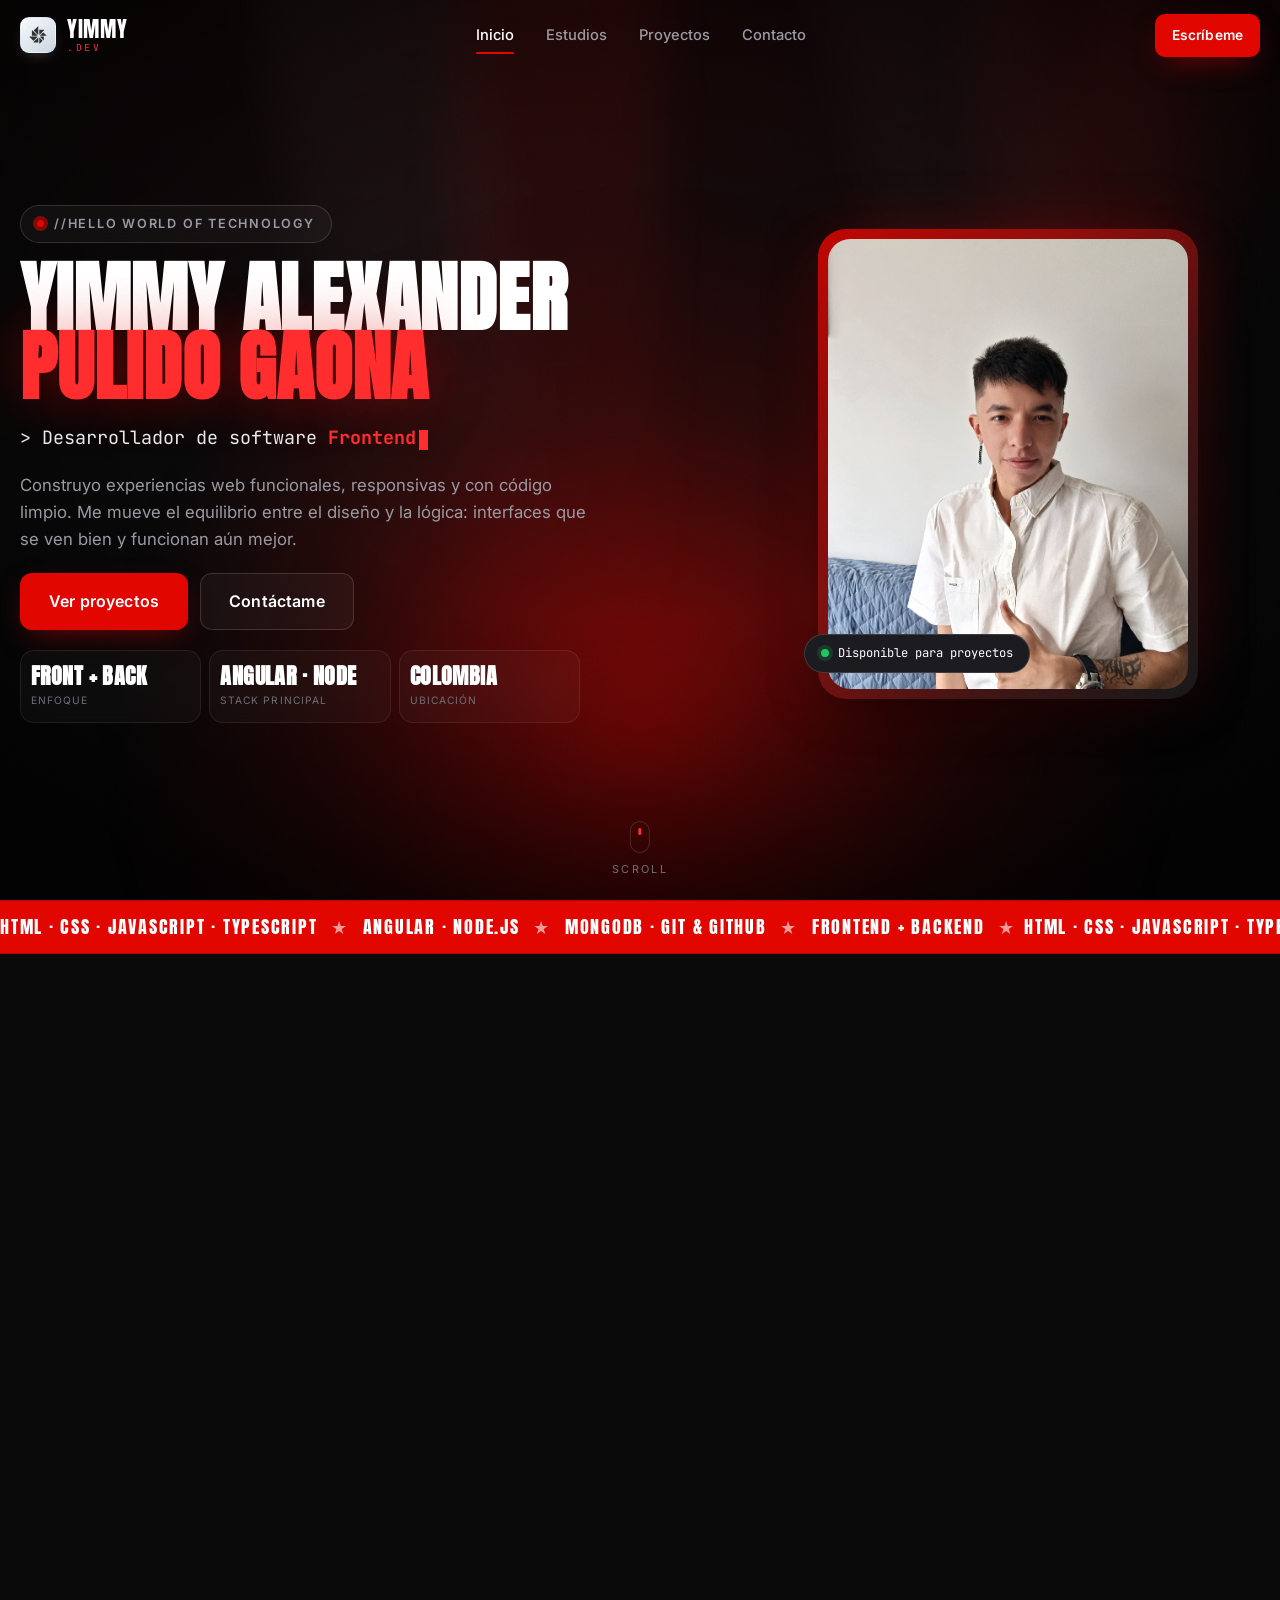
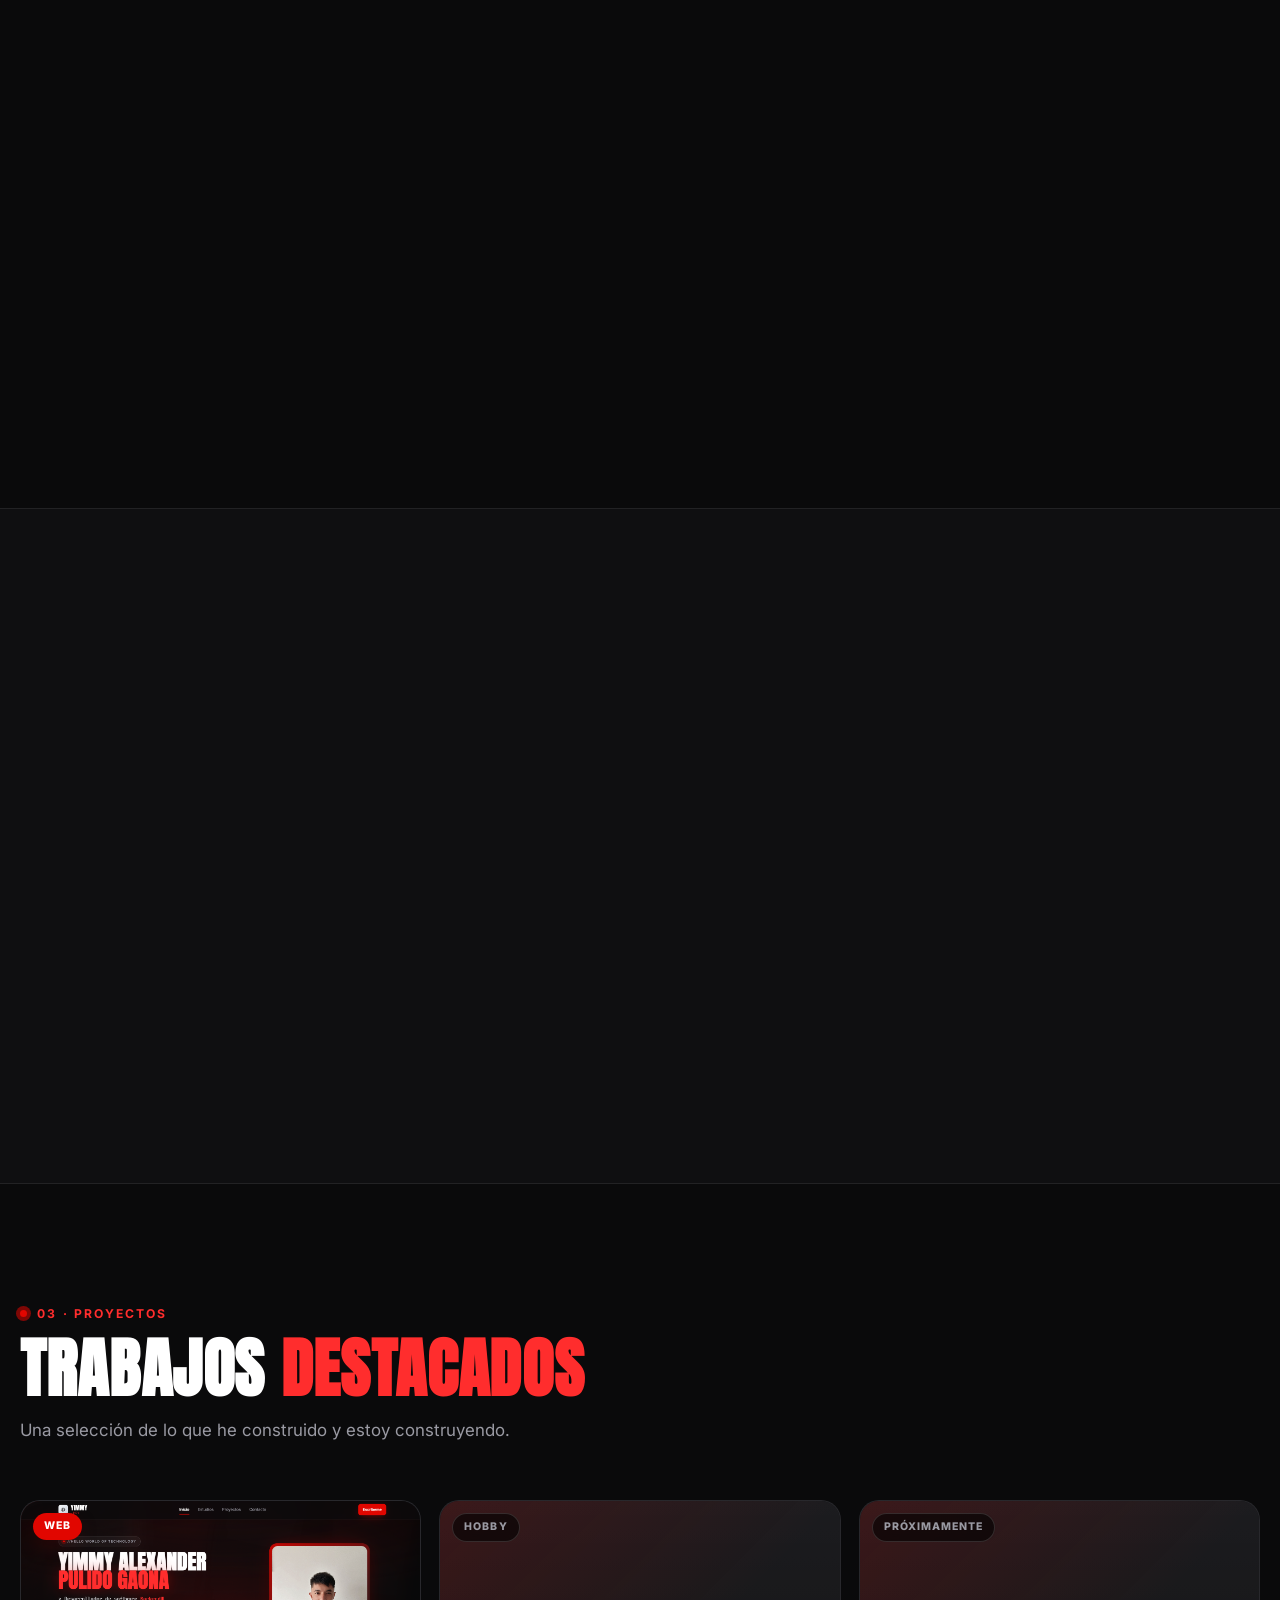
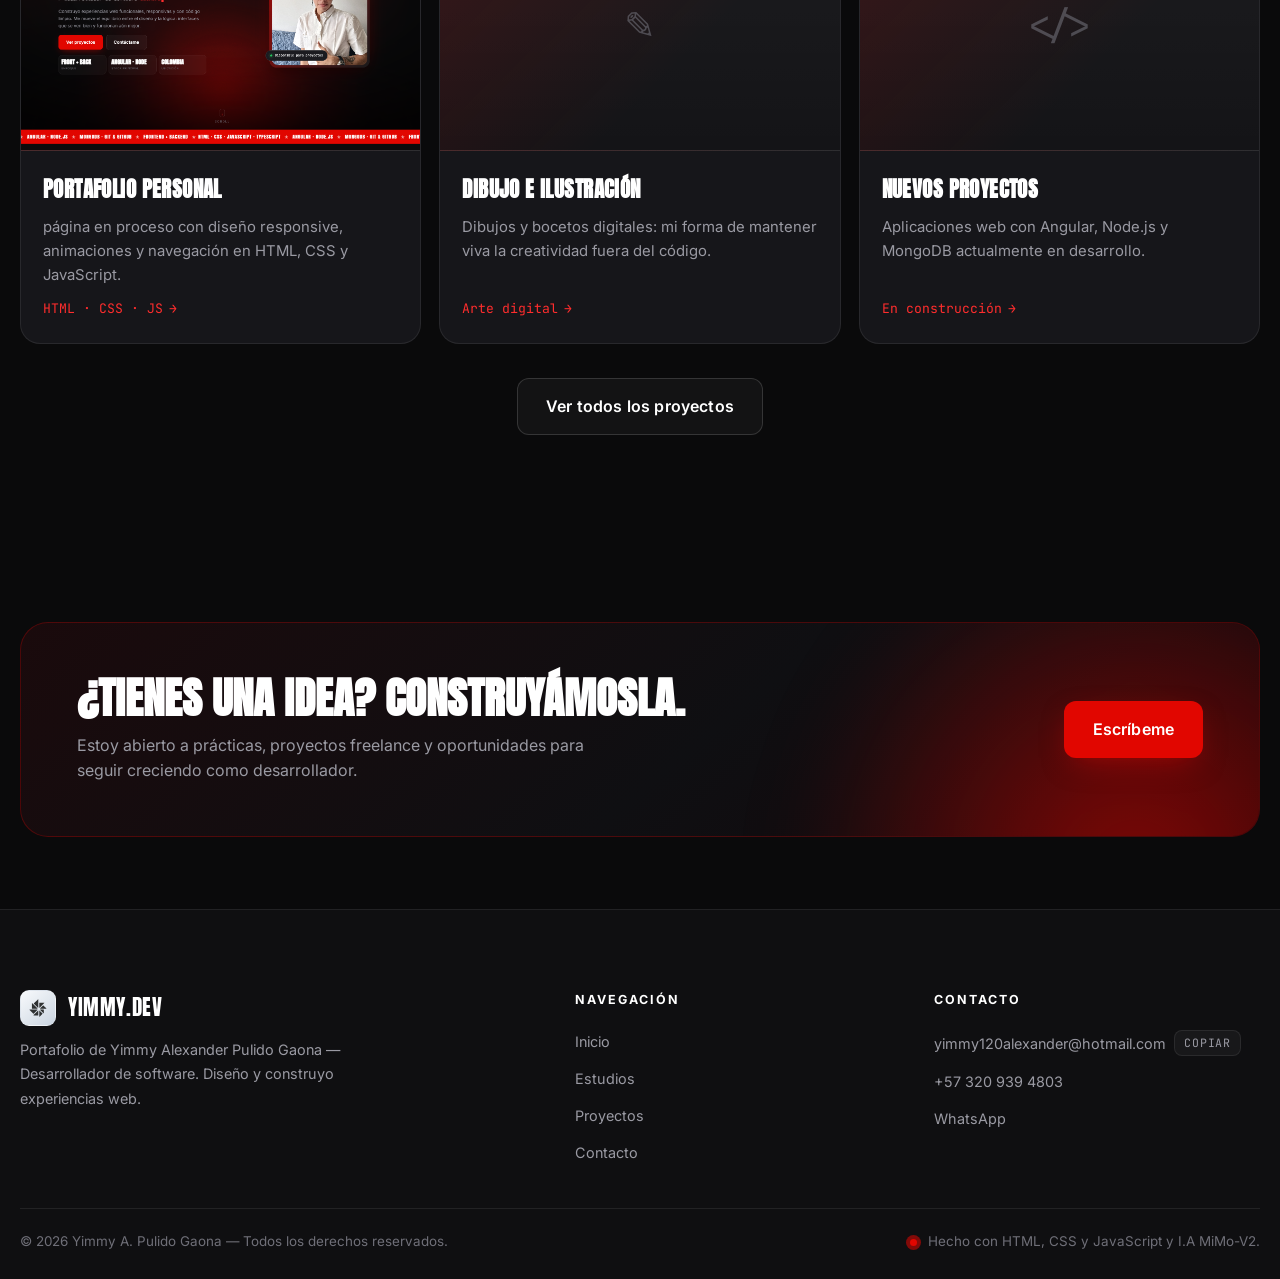
<file: index.html>
<!DOCTYPE html>
<html lang="es">
<head>
    <meta charset="UTF-8">
    <meta name="viewport" content="width=device-width, initial-scale=1.0">
    <meta name="description" content="Portafolio de Yimmy Alexander Pulido Gaona — Desarrollador de software: proyectos, estudios y contacto.">
    <meta name="theme-color" content="#0a0a0b">
    <title>Yimmy A. Pulido — Portafolio · Desarrollador de software</title>

    <link rel="preconnect" href="https://fonts.googleapis.com">
    <link rel="preconnect" href="https://fonts.gstatic.com" crossorigin>
    <link href="https://fonts.googleapis.com/css2?family=Anton&family=Inter:wght@300;400;500;600;700;800&family=JetBrains+Mono:wght@400;700&display=swap" rel="stylesheet">

    <link rel="stylesheet" href="./css/general.css">
    <link rel="stylesheet" href="./css/styles.css">
    <script>document.documentElement.classList.add('js');</script>
</head>
<body>

    <a class="skip-link" href="#main">Saltar al contenido</a>

    <!-- ============ PRELOADER ============ -->
    <div class="preloader" id="preloader">
        <span class="preloader__text">Yimmy.dev</span>
        <div class="preloader__bar"><i></i></div>
    </div>

    <!-- ============ NAV ============ -->
    <header class="nav" id="nav">
        <div class="nav__inner container">
            <a class="nav__logo" href="./index.html" aria-label="Inicio">
                <img class="nav__logo-img" src="./img/logo.svg" alt="Logo de Yimmy Pulido">
                <span class="nav__logo-text">Yimmy<small>.dev</small></span>
            </a>

            <nav class="nav__links" id="navLinks" aria-label="Navegación principal">
                <a class="nav__link" href="./index.html">Inicio</a>
                <a class="nav__link" href="./html/estudios.html">Estudios</a>
                <a class="nav__link" href="./html/gallery.html">Proyectos</a>
                <a class="nav__link" href="./html/contacto.html">Contacto</a>
            </nav>

            <div class="nav__actions">
                <a class="btn btn--red btn--sm" href="./html/contacto.html">Escríbeme</a>
                <button class="nav__burger" id="burger" type="button" aria-label="Abrir menú" aria-expanded="false">
                    <span></span><span></span><span></span>
                </button>
            </div>
        </div>
    </header>

    <main id="main">

        <!-- ============ HERO ============ -->
        <section class="hero" id="inicio">
            <div class="hero__bg" aria-hidden="true">
                <div class="hero__beams"><i></i><i></i><i></i><i></i><i></i><i></i></div>
                <div class="hero__glow"></div>
                <div class="hero__noise"></div>
                <div class="hero__vignette"></div>
            </div>

            <div class="hero__inner container">
                <div class="hero__content">
                    <p class="hero__eyebrow" data-reveal><span class="dot"></span> //Hello World Of Technology</p>

                    <h1 class="hero__name" data-reveal>Yimmy Alexander<span>Pulido Gaona</span></h1>

                    <p class="hero__role" data-reveal>
                        &gt; Desarrollador de software
                        <span class="typed" data-typed='["Frontend", "Backend", "Web Apps", "Interfaces"]'>Frontend</span><span class="cursor" aria-hidden="true"></span>
                    </p>

                    <p class="hero__text" data-reveal>
                        Construyo experiencias web funcionales, responsivas y con código limpio.
                        Me mueve el equilibrio entre el diseño y la lógica: interfaces que se ven bien
                        y funcionan aún mejor.
                    </p>

                    <div class="hero__actions" data-reveal>
                        <a class="btn btn--red btn--lg" href="./html/gallery.html">Ver proyectos</a>
                        <a class="btn btn--ghost btn--lg" href="./html/contacto.html">Contáctame</a>
                    </div>

                    <div class="hero__facts" data-reveal>
                        <div class="fact">
                            <strong>Front + Back</strong>
                            <span>Enfoque</span>
                        </div>
                        <div class="fact">
                            <strong>Angular · Node</strong>
                            <span>Stack principal</span>
                        </div>
                        <div class="fact">
                            <strong>Colombia</strong>
                            <span>Ubicación</span>
                        </div>
                    </div>
                </div>

                <div class="hero__media" data-reveal data-delay="140">
                    <div class="hero__frame">
                        <img src="./img/foto de perfil portafolio.jpg" alt="Retrato de Yimmy Alexander Pulido Gaona">
                        <span class="hero__badge">Disponible para proyectos</span>
                    </div>
                </div>
            </div>

            <a href="#sobre-mi" class="hero__scroll" aria-label="Desplazarse">
                <span></span>Scroll
            </a>
        </section>

        <!-- ============ MARQUEE ============ -->
        <div class="marquee" aria-hidden="true">
            <div class="marquee__track">
                <span>HTML · CSS · JAVASCRIPT · TYPESCRIPT <i>★</i> ANGULAR · NODE.JS <i>★</i> MONGODB · GIT &amp; GITHUB <i>★</i> FRONTEND + BACKEND <i>★</i> </span>
                <span>HTML · CSS · JAVASCRIPT · TYPESCRIPT <i>★</i> ANGULAR · NODE.JS <i>★</i> MONGODB · GIT &amp; GITHUB <i>★</i> FRONTEND + BACKEND <i>★</i> </span>
            </div>
        </div>

        <!-- ============ TERMINAL ============ -->
        <section class="section--tight container" data-reveal>
            <div class="terminal">
                <div class="terminal__bar">
                    <i></i><i></i><i></i>
                    <span>yimmy@portafolio: ~</span>
                </div>
                <div class="terminal__body">
                    <p class="cmd">whoami</p>
                    <p class="out"><b>Yimmy Alexander Pulido Gaona</b> — desarrollador de software en formación.</p>
                    <p class="cmd">cat stack.txt</p>
                    <p class="out">HTML · CSS · JavaScript · Angular · Node.js · MongoDB · Git</p>
                    <p class="cmd">cat objetivo.md</p>
                    <p class="out">Crear productos web cómodos, innovadores e inclusivos para todos los usuarios.</p>
                </div>
            </div>
        </section>

        <!-- ============ SOBRE MÍ ============ -->
        <section class="section" id="sobre-mi">
            <div class="container">
                <header class="section__head" data-reveal>
                    <p class="section__eyebrow"><span class="dot"></span> 01 · Sobre mí</p>
                    <h2 class="section__title">Un poco más <span class="accent">acerca de mí</span></h2>
                    <p class="section__desc">Perfil técnico con creatividad de diseñador y dibujante: la tecnología, mi forma de construir cosas útiles.</p>
                </header>

                <div class="features">
                    <article class="feature" data-reveal>
                        <span class="feature__num">01</span>
                        <div class="feature__icon">&lt;/&gt;</div>
                        <h3>Objetivos</h3>
                        <p>
                            Perfeccionar mis habilidades como desarrollador web y dominar las tecnologías
                            que me permitan crear páginas cómodas, rápidas e innovadoras para todos los usuarios.
                        </p>
                    </article>

                    <article class="feature" data-reveal data-delay="120">
                        <span class="feature__num">02</span>
                        <div class="feature__icon">AI</div>
                        <h3>Intereses</h3>
                        <p>
                            Las nuevas tecnologías y la inteligencia artificial aplicadas al desarrollo web,
                            para innovar y resolver problemas reales con soluciones más inteligentes.
                        </p>
                    </article>
                </div>
            </div>
        </section>

        <!-- ============ HABILIDADES ============ -->
        <section class="section section--alt" id="habilidades">
            <div class="container">
                <header class="section__head" data-reveal>
                    <p class="section__eyebrow"><span class="dot"></span> 02 · Habilidades</p>
                    <h2 class="section__title">Tecnologías y <span class="accent">herramientas</span></h2>
                    <p class="section__desc">El conjunto de tecnologías con las que trabajo y aprendo cada día.</p>
                </header>

                <div class="skills-grid">
                    <div class="skill-group" data-reveal>
                        <h3>Lenguajes y web</h3>
                        <ul class="chips">
                            <li class="chip">Html</li>
                            <li class="chip">Css</li>
                            <li class="chip">JavaScript</li>
                            <li class="chip">TypeScript</li>
                        </ul>
                    </div>

                    <div class="skill-group" data-reveal data-delay="120">
                        <h3>Frameworks y backend</h3>
                        <ul class="chips">
                            <li class="chip">Angular</li>
                            <li class="chip">Node.js</li>
                            <li class="chip">MongoDB</li>
                        </ul>
                    </div>

                    <div class="skill-group" data-reveal data-delay="240">
                        <h3>Herramientas y soft skills</h3>
                        <ul class="chips">
                            <li class="chip">Git &amp; GitHub</li>
                            <li class="chip">VS Code</li>
                            <li class="chip">Creatividad</li>
                            <li class="chip">Responsabilidad</li>
                            <li class="chip">Trabajo en equipo</li>
                        </ul>
                    </div>
                </div>
            </div>
        </section>

        <!-- ============ PROYECTOS DESTACADOS ============ -->
        <section class="section">
            <div class="container">
                <header class="section__head" data-reveal>
                    <p class="section__eyebrow"><span class="dot"></span> 03 · Proyectos</p>
                    <h2 class="section__title">Trabajos <span class="accent">destacados</span></h2>
                    <p class="section__desc">Una selección de lo que he construido y estoy construyendo.</p>
                </header>

                <div class="preview-grid">
                    <article class="preview" data-reveal>
                        <div class="preview__thumb">
                            <span class="preview__tag">Web</span>
                            <img src="./img/foto de portafolio.png" alt="Captura del desarrollo de la página de portafolio">
                        </div>
                        <div class="preview__body">
                            <h3>Portafolio personal</h3>
                            <p>página en proceso con diseño responsive, animaciones y navegación en HTML, CSS y JavaScript.</p>
                            <span class="preview__link">HTML · CSS · JS</span>
                        </div>
                    </article>

                    <article class="preview" data-reveal data-delay="120">
                        <div class="preview__thumb">
                            <span class="preview__tag preview__tag--soft">Hobby</span>
                            <span class="project__placeholder">✎</span>
                        </div>
                        <div class="preview__body">
                            <h3>Dibujo e ilustración</h3>
                            <p>Dibujos y bocetos digitales: mi forma de mantener viva la creatividad fuera del código.</p>
                            <span class="preview__link">Arte digital</span>
                        </div>
                    </article>

                    <article class="preview" data-reveal data-delay="240">
                        <div class="preview__thumb">
                            <span class="preview__tag preview__tag--soft">Próximamente</span>
                            <span class="project__placeholder">&lt;/&gt;</span>
                        </div>
                        <div class="preview__body">
                            <h3>Nuevos proyectos</h3>
                            <p>Aplicaciones web con Angular, Node.js y MongoDB actualmente en desarrollo.</p>
                            <span class="preview__link">En construcción</span>
                        </div>
                    </article>
                </div>

                <div class="section-cta">
                    <a class="btn btn--ghost btn--lg" href="./html/gallery.html">Ver todos los proyectos</a>
                </div>
            </div>
        </section>

        <!-- ============ CTA ============ -->
        <section class="section--tight container">
            <div class="cta" data-reveal>
                <div class="cta__glow" aria-hidden="true"></div>
                <div class="cta__text">
                    <h2>¿Tienes una idea? Construyámosla.</h2>
                    <p>Estoy abierto a prácticas, proyectos freelance y oportunidades para seguir creciendo como desarrollador.</p>
                </div>
                <a class="btn btn--red btn--lg" href="./html/contacto.html">Escríbeme</a>
            </div>
        </section>

    </main>

    <!-- ============ FOOTER ============ -->
    <footer class="footer">
        <div class="container">
            <div class="footer-grid">
                <div>
                    <div class="footer-brand">
                        <img src="./img/logo.svg" alt="">
                        <span>Yimmy.dev</span>
                    </div>
                    <p class="footer-text">
                        Portafolio de Yimmy Alexander Pulido Gaona — Desarrollador de software.
                        Diseño y construyo experiencias web.
                    </p>
                </div>

                <div>
                    <h3 class="footer-title">Navegación</h3>
                    <ul class="footer-links">
                        <li><a href="./index.html">Inicio</a></li>
                        <li><a href="./html/estudios.html">Estudios</a></li>
                        <li><a href="./html/gallery.html">Proyectos</a></li>
                        <li><a href="./html/contacto.html">Contacto</a></li>
                    </ul>
                </div>

                <div>
                    <h3 class="footer-title">Contacto</h3>
                    <ul class="footer-links">
                        <li>
                            <span>
                                yimmy120alexander@hotmail.com
                                <button class="copy-btn" type="button" data-copy="yimmy120alexander@hotmail.com">copiar</button>
                            </span>
                        </li>
                        <li><a href="tel:+573209394803">+57 320 939 4803</a></li>
                        <li><a href="https://wa.me/573209394803" target="_blank" rel="noopener">WhatsApp</a></li>
                    </ul>
                </div>
            </div>

            <div class="footer-bottom">
                <p>© <span data-year>2026</span> Yimmy A. Pulido Gaona — Todos los derechos reservados.</p>
                <p><span class="dot">●</span> Hecho con HTML, CSS y JavaScript y I.A MiMo-V2.</p>
            </div>
        </div>
    </footer>

    <!-- ============ TOAST ============ -->
    <div class="toast" id="toast" role="status" aria-live="polite"></div>

    <!-- ============ TO TOP ============ -->
    <button class="totop" id="toTop" type="button" aria-label="Volver arriba">
        <svg viewBox="0 0 24 24" fill="none" stroke="currentColor" stroke-width="2.4"><path d="M12 19V5M6 11l6-6 6 6"/></svg>
    </button>

    <script src="./js/main.js"></script>
</body>
</html>
</file>
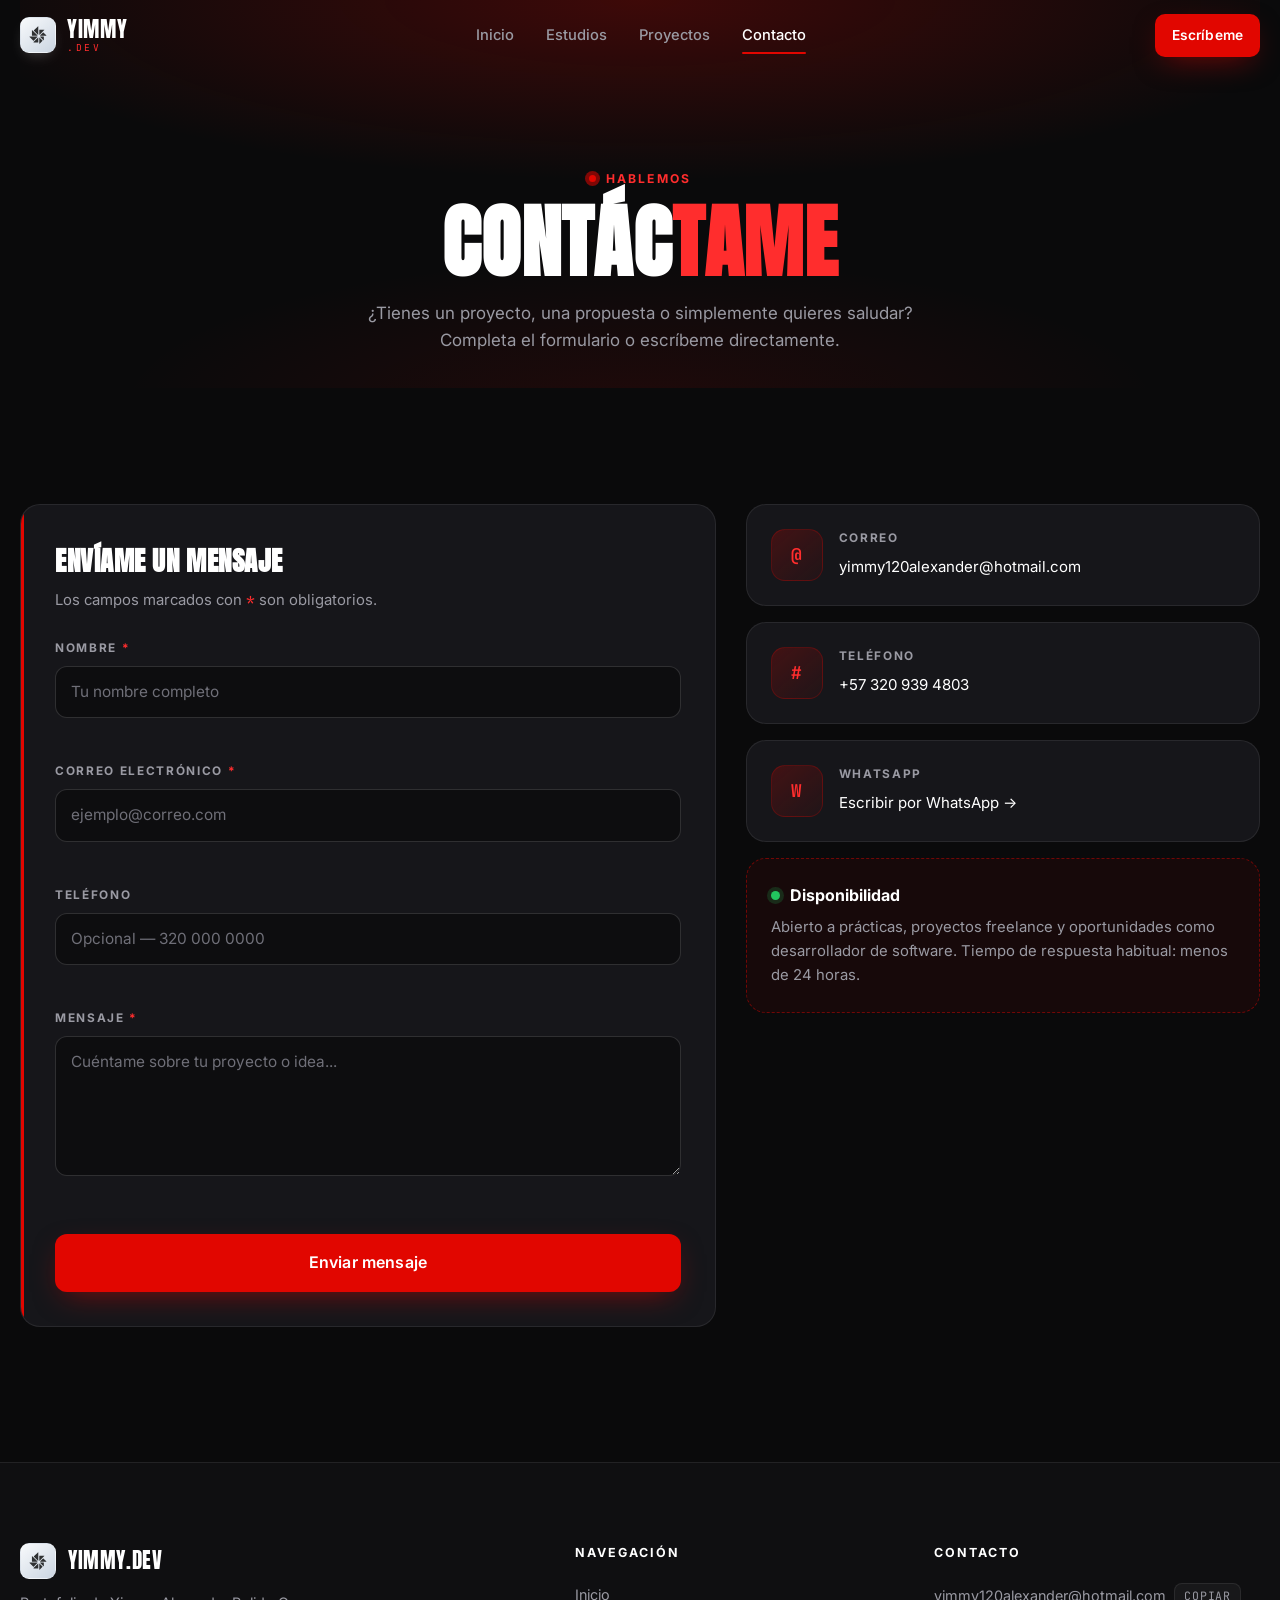
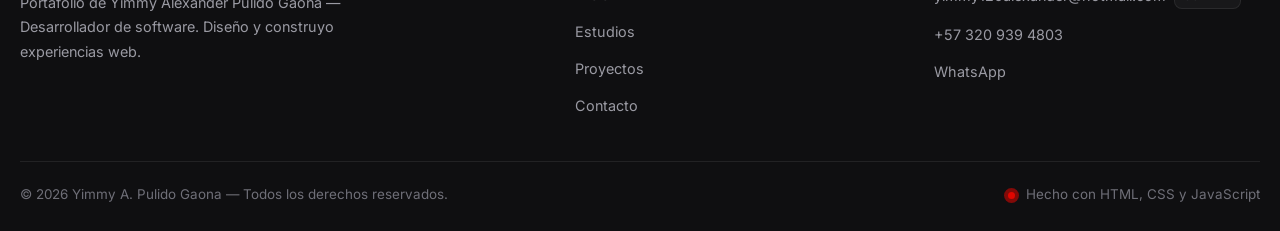
<file: html/contacto.html>
<!DOCTYPE html>
<html lang="es">
<head>
    <meta charset="UTF-8">
    <meta name="viewport" content="width=device-width, initial-scale=1.0">
    <meta name="description" content="Contacta a Yimmy Alexander Pulido Gaona — desarrollador de software. Formulario, correo y WhatsApp.">
    <meta name="theme-color" content="#0a0a0b">
    <title>Contacto · Yimmy A. Pulido — Portafolio</title>

    <link rel="preconnect" href="https://fonts.googleapis.com">
    <link rel="preconnect" href="https://fonts.gstatic.com" crossorigin>
    <link href="https://fonts.googleapis.com/css2?family=Anton&family=Inter:wght@300;400;500;600;700;800&family=JetBrains+Mono:wght@400;700&display=swap" rel="stylesheet">

    <link rel="stylesheet" href="../css/general.css">
    <link rel="stylesheet" href="../css/contacto.css">
    <script>document.documentElement.classList.add('js');</script>
</head>
<body>

    <a class="skip-link" href="#main">Saltar al contenido</a>

    <!-- ============ PRELOADER ============ -->
    <div class="preloader" id="preloader">
        <span class="preloader__text">Yimmy.dev</span>
        <div class="preloader__bar"><i></i></div>
    </div>

    <!-- ============ NAV ============ -->
    <header class="nav" id="nav">
        <div class="nav__inner container">
            <a class="nav__logo" href="../index.html" aria-label="Inicio">
                <img class="nav__logo-img" src="../img/logo.svg" alt="Logo de Yimmy Pulido">
                <span class="nav__logo-text">Yimmy<small>.dev</small></span>
            </a>

            <nav class="nav__links" id="navLinks" aria-label="Navegación principal">
                <a class="nav__link" href="../index.html">Inicio</a>
                <a class="nav__link" href="./estudios.html">Estudios</a>
                <a class="nav__link" href="./gallery.html">Proyectos</a>
                <a class="nav__link" href="./contacto.html">Contacto</a>
            </nav>

            <div class="nav__actions">
                <a class="btn btn--red btn--sm" href="./contacto.html">Escríbeme</a>
                <button class="nav__burger" id="burger" type="button" aria-label="Abrir menú" aria-expanded="false">
                    <span></span><span></span><span></span>
                </button>
            </div>
        </div>
    </header>

    <main id="main">

        <section class="page-head container" data-reveal>
            <p class="section__eyebrow"><span class="dot"></span> Hablemos</p>
            <h1 class="section__title">Contác<span class="accent">tame</span></h1>
            <p class="section__desc">¿Tienes un proyecto, una propuesta o simplemente quieres saludar? Completa el formulario o escríbeme directamente.</p>
        </section>

        <section class="section">
            <div class="container contact-layout">

                <!-- Formulario -->
                <div class="form-card" data-reveal>
                    <h2>Envíame un mensaje</h2>
                    <p>Los campos marcados con <span class="mono accent">*</span> son obligatorios.</p>

                    <form data-contact-form novalidate>

                        <div class="field">
                            <label for="name">Nombre <span class="req">*</span></label>
                            <input type="text" id="name" name="name" placeholder="Tu nombre completo" autocomplete="name" aria-describedby="error-name">
                            <span class="field__error" id="error-name" data-error-for="name"></span>
                        </div>

                        <div class="field">
                            <label for="email">Correo electrónico <span class="req">*</span></label>
                            <input type="email" id="email" name="email" placeholder="ejemplo@correo.com" autocomplete="email" aria-describedby="error-email">
                            <span class="field__error" id="error-email" data-error-for="email"></span>
                        </div>

                        <div class="field">
                            <label for="phone">Teléfono</label>
                            <input type="tel" id="phone" name="phone" placeholder="Opcional — 320 000 0000" autocomplete="tel" aria-describedby="error-phone">
                            <span class="field__error" id="error-phone" data-error-for="phone"></span>
                        </div>

                        <div class="field">
                            <label for="message">Mensaje <span class="req">*</span></label>
                            <textarea id="message" name="message" placeholder="Cuéntame sobre tu proyecto o idea..." aria-describedby="error-message"></textarea>
                            <span class="field__error" id="error-message" data-error-for="message"></span>
                        </div>

                        <button class="btn btn--red btn--lg" type="submit">Enviar mensaje</button>

                        <div class="form-success" data-form-success hidden>
                            <h3>¡Mensaje listo!</h3>
                            <p>Se ha preparado tu mensaje. Ábrelo en tu aplicación de correo para enviarlo, o escríbeme por WhatsApp.</p>
                            <a data-mailto href="#">Abrir en mi correo →</a>
                        </div>
                    </form>
                </div>

                <!-- Datos de contacto -->
                <aside class="contact-aside" data-reveal data-delay="140">

                    <div class="info-card">
                        <div class="info-card__icon">@</div>
                        <div>
                            <h3>Correo</h3>
                            <a href="mailto:yimmy120alexander@hotmail.com">yimmy120alexander@hotmail.com</a>
                        </div>
                    </div>

                    <div class="info-card">
                        <div class="info-card__icon">#</div>
                        <div>
                            <h3>Teléfono</h3>
                            <a href="tel:+573209394803">+57 320 939 4803</a>
                        </div>
                    </div>

                    <div class="info-card">
                        <div class="info-card__icon">W</div>
                        <div>
                            <h3>WhatsApp</h3>
                            <a href="https://wa.me/573209394803" target="_blank" rel="noopener">Escribir por WhatsApp →</a>
                        </div>
                    </div>

                    <div class="availability">
                        <h3>Disponibilidad</h3>
                        <p>Abierto a prácticas, proyectos freelance y oportunidades como desarrollador de software. Tiempo de respuesta habitual: menos de 24 horas.</p>
                    </div>

                </aside>

            </div>
        </section>

    </main>

    <!-- ============ FOOTER ============ -->
    <footer class="footer">
        <div class="container">
            <div class="footer-grid">
                <div>
                    <div class="footer-brand">
                        <img src="../img/logo.svg" alt="">
                        <span>Yimmy.dev</span>
                    </div>
                    <p class="footer-text">
                        Portafolio de Yimmy Alexander Pulido Gaona — Desarrollador de software.
                        Diseño y construyo experiencias web.
                    </p>
                </div>

                <div>
                    <h3 class="footer-title">Navegación</h3>
                    <ul class="footer-links">
                        <li><a href="../index.html">Inicio</a></li>
                        <li><a href="./estudios.html">Estudios</a></li>
                        <li><a href="./gallery.html">Proyectos</a></li>
                        <li><a href="./contacto.html">Contacto</a></li>
                    </ul>
                </div>

                <div>
                    <h3 class="footer-title">Contacto</h3>
                    <ul class="footer-links">
                        <li>
                            <span>
                                yimmy120alexander@hotmail.com
                                <button class="copy-btn" type="button" data-copy="yimmy120alexander@hotmail.com">copiar</button>
                            </span>
                        </li>
                        <li><a href="tel:+573209394803">+57 320 939 4803</a></li>
                        <li><a href="https://wa.me/573209394803" target="_blank" rel="noopener">WhatsApp</a></li>
                    </ul>
                </div>
            </div>

            <div class="footer-bottom">
                <p>© <span data-year>2026</span> Yimmy A. Pulido Gaona — Todos los derechos reservados.</p>
                <p><span class="dot">●</span> Hecho con HTML, CSS y JavaScript</p>
            </div>
        </div>
    </footer>

    <!-- ============ TOAST ============ -->
    <div class="toast" id="toast" role="status" aria-live="polite"></div>

    <!-- ============ TO TOP ============ -->
    <button class="totop" id="toTop" type="button" aria-label="Volver arriba">
        <svg viewBox="0 0 24 24" fill="none" stroke="currentColor" stroke-width="2.4"><path d="M12 19V5M6 11l6-6 6 6"/></svg>
    </button>

    <script src="../js/main.js"></script>
</body>
</html>
</file>
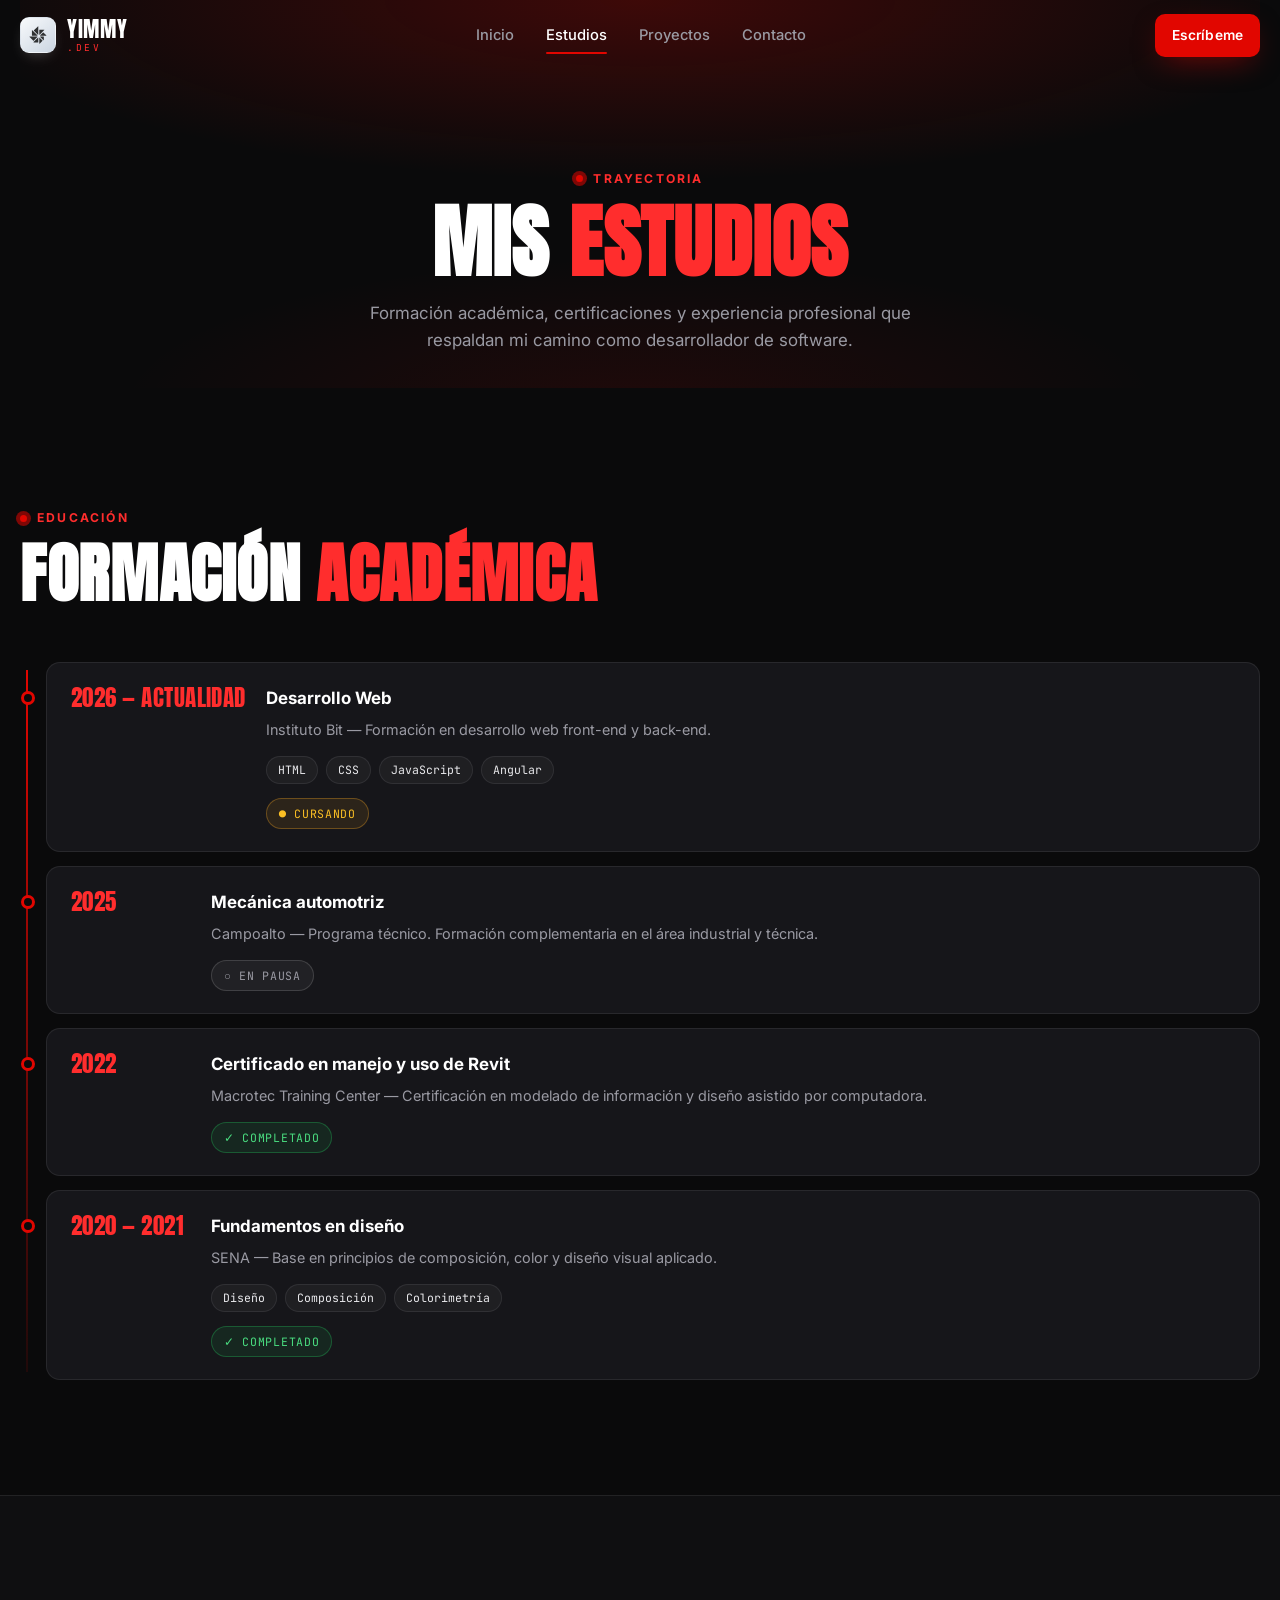
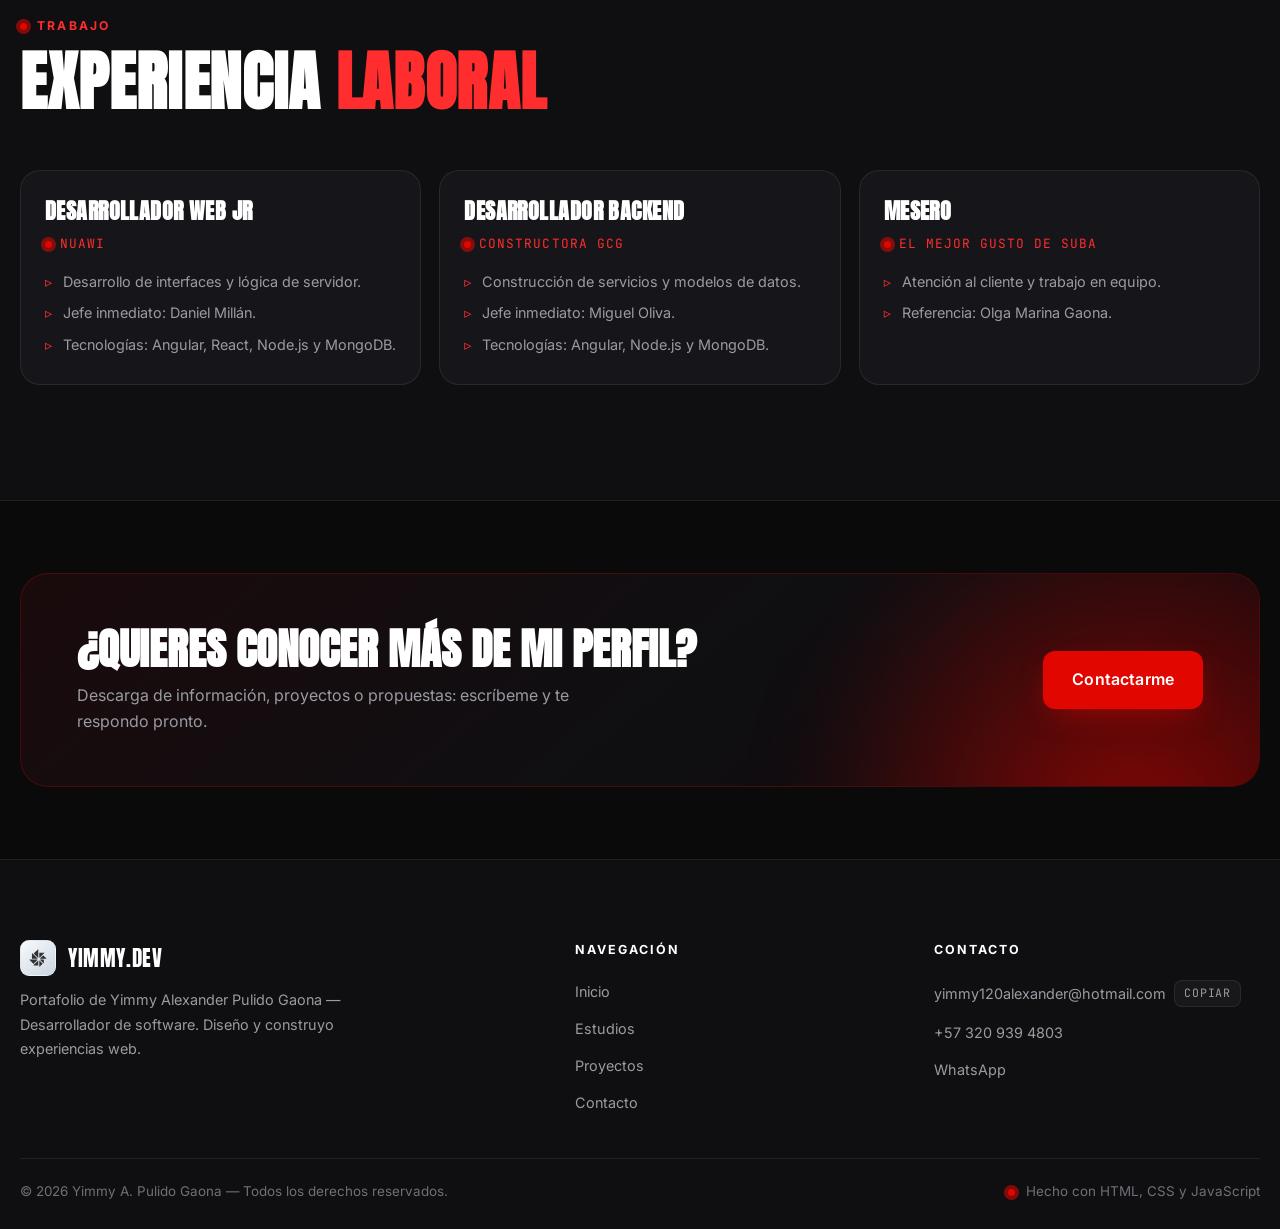
<file: html/estudios.html>
<!DOCTYPE html>
<html lang="es">
<head>
    <meta charset="UTF-8">
    <meta name="viewport" content="width=device-width, initial-scale=1.0">
    <meta name="description" content="Formación académica y experiencia laboral de Yimmy Alexander Pulido Gaona.">
    <meta name="theme-color" content="#0a0a0b">
    <title>Estudios · Yimmy A. Pulido — Portafolio</title>

    <link rel="preconnect" href="https://fonts.googleapis.com">
    <link rel="preconnect" href="https://fonts.gstatic.com" crossorigin>
    <link href="https://fonts.googleapis.com/css2?family=Anton&family=Inter:wght@300;400;500;600;700;800&family=JetBrains+Mono:wght@400;700&display=swap" rel="stylesheet">

    <link rel="stylesheet" href="../css/general.css">
    <link rel="stylesheet" href="../css/estudios.css">
    <script>document.documentElement.classList.add('js');</script>
</head>
<body>

    <a class="skip-link" href="#main">Saltar al contenido</a>

    <!-- ============ PRELOADER ============ -->
    <div class="preloader" id="preloader">
        <span class="preloader__text">Yimmy.dev</span>
        <div class="preloader__bar"><i></i></div>
    </div>

    <!-- ============ NAV ============ -->
    <header class="nav" id="nav">
        <div class="nav__inner container">
            <a class="nav__logo" href="../index.html" aria-label="Inicio">
                <img class="nav__logo-img" src="../img/logo.svg" alt="Logo de Yimmy Pulido">
                <span class="nav__logo-text">Yimmy<small>.dev</small></span>
            </a>

            <nav class="nav__links" id="navLinks" aria-label="Navegación principal">
                <a class="nav__link" href="../index.html">Inicio</a>
                <a class="nav__link" href="./estudios.html">Estudios</a>
                <a class="nav__link" href="./gallery.html">Proyectos</a>
                <a class="nav__link" href="./contacto.html">Contacto</a>
            </nav>

            <div class="nav__actions">
                <a class="btn btn--red btn--sm" href="./contacto.html">Escríbeme</a>
                <button class="nav__burger" id="burger" type="button" aria-label="Abrir menú" aria-expanded="false">
                    <span></span><span></span><span></span>
                </button>
            </div>
        </div>
    </header>

    <main id="main">

        <section class="page-head container" data-reveal>
            <p class="section__eyebrow"><span class="dot"></span> Trayectoria</p>
            <h1 class="section__title">Mis <span class="accent">estudios</span></h1>
            <p class="section__desc">Formación académica, certificaciones y experiencia profesional que respaldan mi camino como desarrollador de software.</p>
        </section>

        <section class="section">
            <div class="container">
                <header class="section__head" data-reveal>
                    <p class="section__eyebrow"><span class="dot"></span> Educación</p>
                    <h2 class="section__title">Formación <span class="accent">académica</span></h2>
                </header>

                <div class="timeline">

                    <article class="tl" data-reveal>
                        <div class="tl__year">2026 — Actualidad</div>
                        <div class="tl__body">
                            <h3>Desarrollo Web</h3>
                            <p>Instituto Bit — Formación en desarrollo web front-end y back-end.</p>
                            <ul class="meta">
                                <li>HTML</li>
                                <li>CSS</li>
                                <li>JavaScript</li>
                                <li>Angular</li>
                            </ul>
                            <p class="tl__status"><span class="status status--progress">● Cursando</span></p>
                        </div>
                    </article>

                    <article class="tl" data-reveal data-delay="100">
                        <div class="tl__year">2025</div>
                        <div class="tl__body">
                            <h3>Mecánica automotriz</h3>
                            <p>Campoalto — Programa técnico. Formación complementaria en el área industrial y técnica.</p>
                            <p class="tl__status"><span class="status">○ En pausa</span></p>
                        </div>
                    </article>

                    <article class="tl" data-reveal data-delay="180">
                        <div class="tl__year">2022</div>
                        <div class="tl__body">
                            <h3>Certificado en manejo y uso de Revit</h3>
                            <p>Macrotec Training Center — Certificación en modelado de información y diseño asistido por computadora.</p>
                            <p class="tl__status"><span class="status status--done">✓ Completado</span></p>
                        </div>
                    </article>

                    <article class="tl" data-reveal data-delay="260">
                        <div class="tl__year">2020 — 2021</div>
                        <div class="tl__body">
                            <h3>Fundamentos en diseño</h3>
                            <p>SENA — Base en principios de composición, color y diseño visual aplicado.</p>
                            <ul class="meta">
                                <li>Diseño</li>
                                <li>Composición</li>
                                <li>Colorimetría</li>
                            </ul>
                            <p class="tl__status"><span class="status status--done">✓ Completado</span></p>
                        </div>
                    </article>

                </div>
            </div>
        </section>

        <section class="section section--alt">
            <div class="container">
                <header class="section__head" data-reveal>
                    <p class="section__eyebrow"><span class="dot"></span> Trabajo</p>
                    <h2 class="section__title">Experiencia <span class="accent">laboral</span></h2>
                </header>

                <div class="jobs">

                    <article class="job" data-reveal>
                        <h3 class="job__role">Desarrollador Web Jr</h3>
                        <p class="job__company">Nuawi</p>
                        <ul>
                            <li>Desarrollo de interfaces y lógica de servidor.</li>
                            <li>Jefe inmediato: Daniel Millán.</li>
                            <li>Tecnologías: Angular, React, Node.js y MongoDB.</li>
                        </ul>
                    </article>

                    <article class="job" data-reveal data-delay="120">
                        <h3 class="job__role">Desarrollador Backend</h3>
                        <p class="job__company">Constructora GCG</p>
                        <ul>
                            <li>Construcción de servicios y modelos de datos.</li>
                            <li>Jefe inmediato: Miguel Oliva.</li>
                            <li>Tecnologías: Angular, Node.js y MongoDB.</li>
                        </ul>
                    </article>

                    <article class="job" data-reveal data-delay="240">
                        <h3 class="job__role">Mesero</h3>
                        <p class="job__company">El Mejor Gusto de Suba</p>
                        <ul>
                            <li>Atención al cliente y trabajo en equipo.</li>
                            <li>Referencia: Olga Marina Gaona.</li>
                        </ul>
                    </article>

                </div>
            </div>
        </section>

        <section class="section--tight container">
            <div class="cta" data-reveal>
                <div class="cta__glow" aria-hidden="true"></div>
                <div class="cta__text">
                    <h2>¿Quieres conocer más de mi perfil?</h2>
                    <p>Descarga de información, proyectos o propuestas: escríbeme y te respondo pronto.</p>
                </div>
                <a class="btn btn--red btn--lg" href="./contacto.html">Contactarme</a>
            </div>
        </section>

    </main>

    <!-- ============ FOOTER ============ -->
    <footer class="footer">
        <div class="container">
            <div class="footer-grid">
                <div>
                    <div class="footer-brand">
                        <img src="../img/logo.svg" alt="">
                        <span>Yimmy.dev</span>
                    </div>
                    <p class="footer-text">
                        Portafolio de Yimmy Alexander Pulido Gaona — Desarrollador de software.
                        Diseño y construyo experiencias web.
                    </p>
                </div>

                <div>
                    <h3 class="footer-title">Navegación</h3>
                    <ul class="footer-links">
                        <li><a href="../index.html">Inicio</a></li>
                        <li><a href="./estudios.html">Estudios</a></li>
                        <li><a href="./gallery.html">Proyectos</a></li>
                        <li><a href="./contacto.html">Contacto</a></li>
                    </ul>
                </div>

                <div>
                    <h3 class="footer-title">Contacto</h3>
                    <ul class="footer-links">
                        <li>
                            <span>
                                yimmy120alexander@hotmail.com
                                <button class="copy-btn" type="button" data-copy="yimmy120alexander@hotmail.com">copiar</button>
                            </span>
                        </li>
                        <li><a href="tel:+573209394803">+57 320 939 4803</a></li>
                        <li><a href="https://wa.me/573209394803" target="_blank" rel="noopener">WhatsApp</a></li>
                    </ul>
                </div>
            </div>

            <div class="footer-bottom">
                <p>© <span data-year>2026</span> Yimmy A. Pulido Gaona — Todos los derechos reservados.</p>
                <p><span class="dot">●</span> Hecho con HTML, CSS y JavaScript</p>
            </div>
        </div>
    </footer>

    <!-- ============ TOAST ============ -->
    <div class="toast" id="toast" role="status" aria-live="polite"></div>

    <!-- ============ TO TOP ============ -->
    <button class="totop" id="toTop" type="button" aria-label="Volver arriba">
        <svg viewBox="0 0 24 24" fill="none" stroke="currentColor" stroke-width="2.4"><path d="M12 19V5M6 11l6-6 6 6"/></svg>
    </button>

    <script src="../js/main.js"></script>
</body>
</html>
</file>
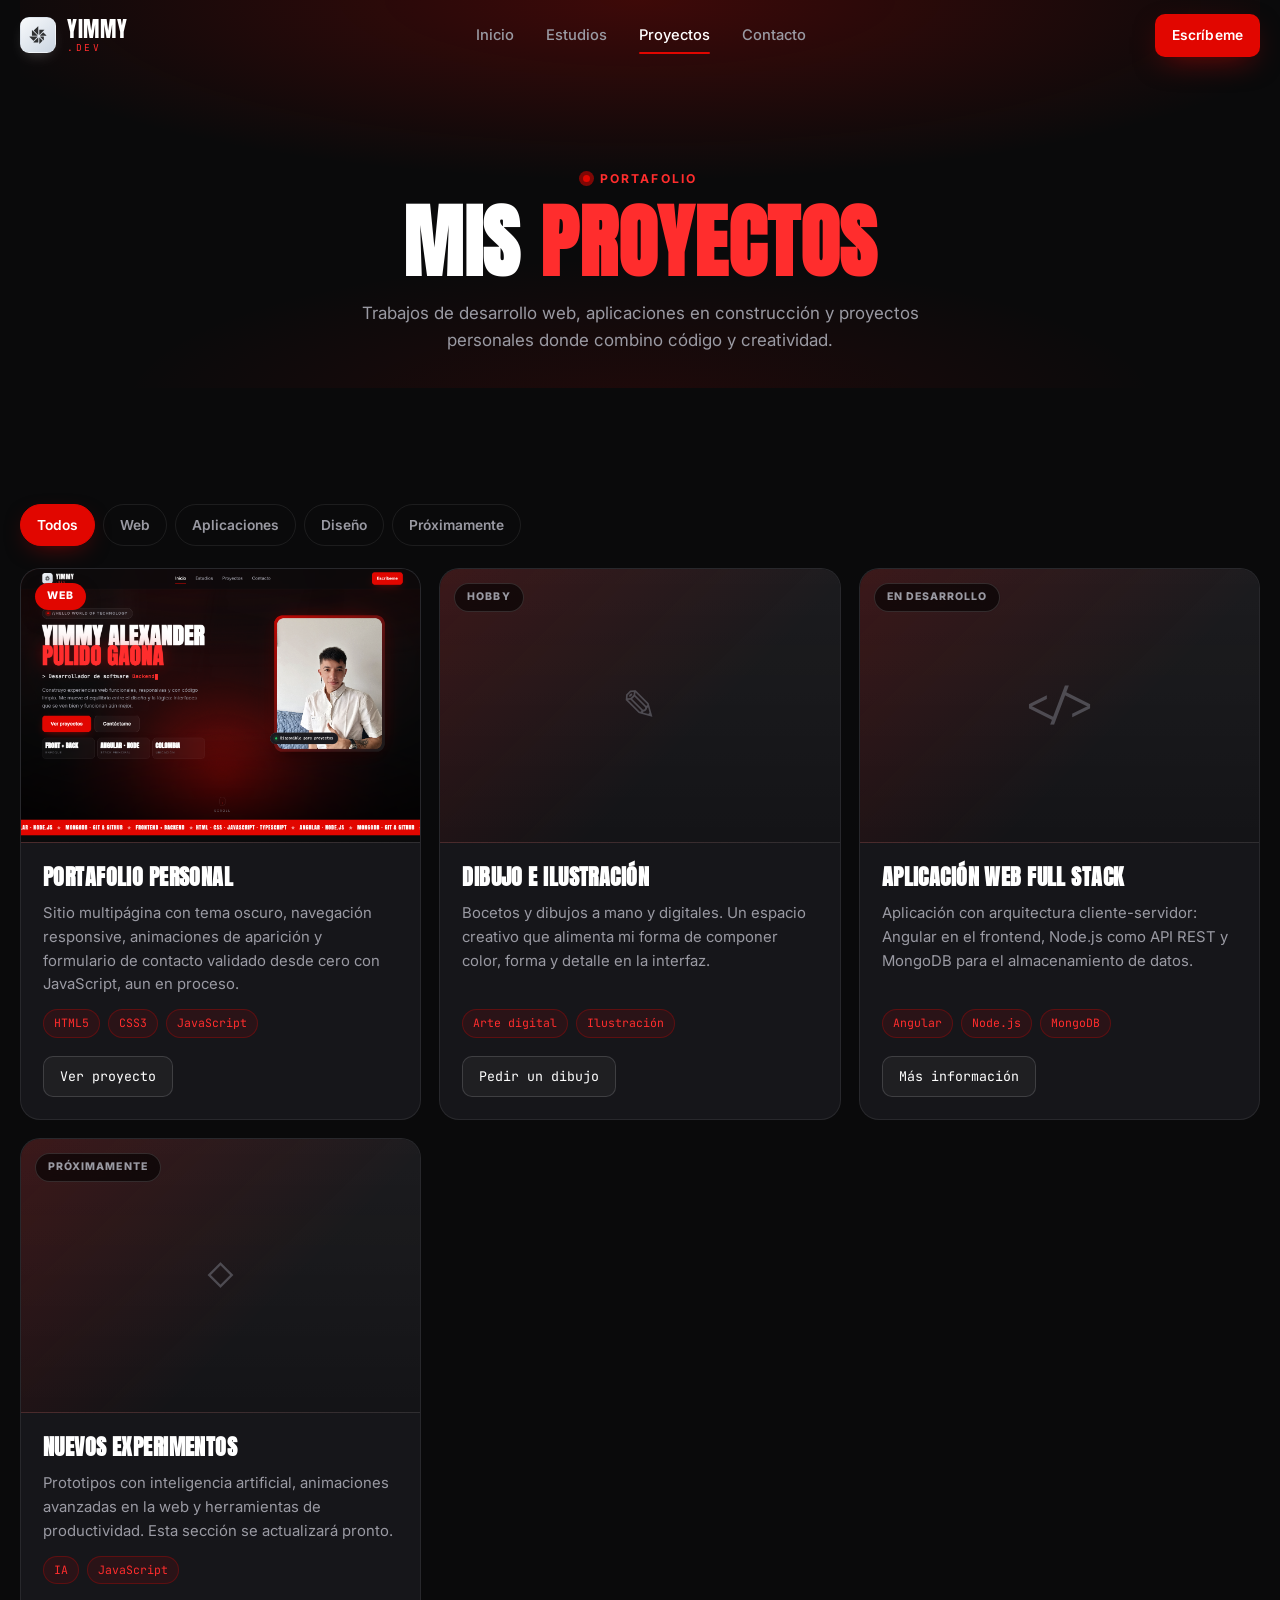
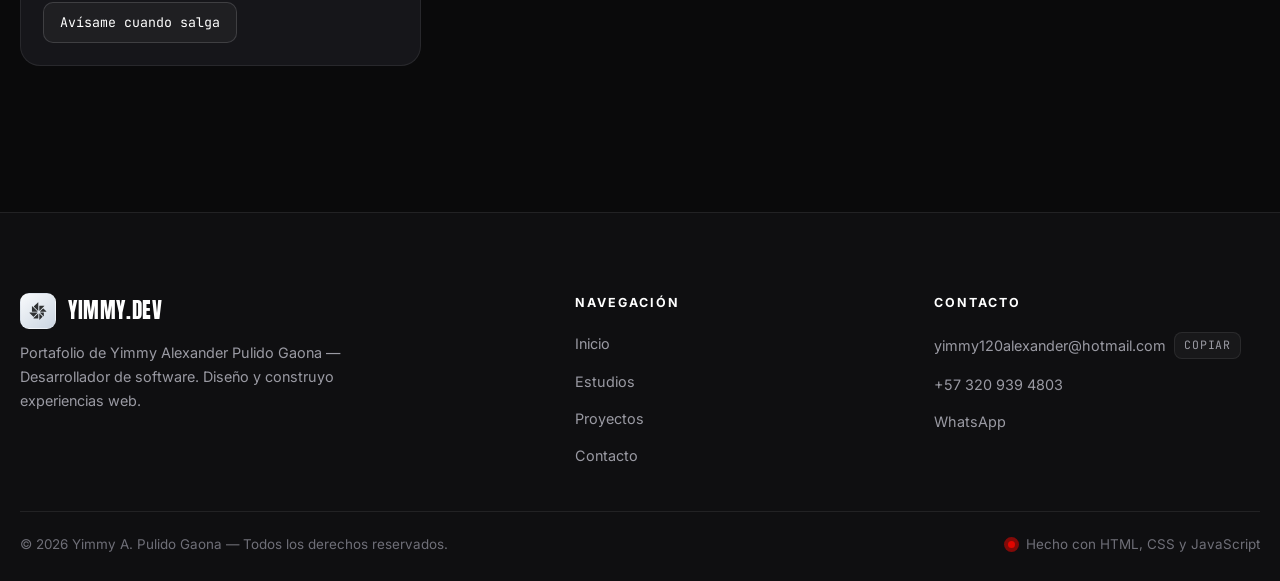
<file: html/gallery.html>
<!DOCTYPE html>
<html lang="es">
<head>
    <meta charset="UTF-8">
    <meta name="viewport" content="width=device-width, initial-scale=1.0">
    <meta name="description" content="Proyectos de Yimmy Alexander Pulido Gaona — desarrollo web, aplicaciones y trabajos de diseño.">
    <meta name="theme-color" content="#0a0a0b">
    <title>Proyectos · Yimmy A. Pulido — Portafolio</title>

    <link rel="preconnect" href="https://fonts.googleapis.com">
    <link rel="preconnect" href="https://fonts.gstatic.com" crossorigin>
    <link href="https://fonts.googleapis.com/css2?family=Anton&family=Inter:wght@300;400;500;600;700;800&family=JetBrains+Mono:wght@400;700&display=swap" rel="stylesheet">

    <link rel="stylesheet" href="../css/general.css">
    <link rel="stylesheet" href="../css/gallery.css">
    <script>document.documentElement.classList.add('js');</script>
</head>
<body>

    <a class="skip-link" href="#main">Saltar al contenido</a>

    <!-- ============ PRELOADER ============ -->
    <div class="preloader" id="preloader">
        <span class="preloader__text">Yimmy.dev</span>
        <div class="preloader__bar"><i></i></div>
    </div>

    <!-- ============ NAV ============ -->
    <header class="nav" id="nav">
        <div class="nav__inner container">
            <a class="nav__logo" href="../index.html" aria-label="Inicio">
                <img class="nav__logo-img" src="../img/logo.svg" alt="Logo de Yimmy Pulido">
                <span class="nav__logo-text">Yimmy<small>.dev</small></span>
            </a>

            <nav class="nav__links" id="navLinks" aria-label="Navegación principal">
                <a class="nav__link" href="../index.html">Inicio</a>
                <a class="nav__link" href="./estudios.html">Estudios</a>
                <a class="nav__link" href="./gallery.html">Proyectos</a>
                <a class="nav__link" href="./contacto.html">Contacto</a>
            </nav>

            <div class="nav__actions">
                <a class="btn btn--red btn--sm" href="./contacto.html">Escríbeme</a>
                <button class="nav__burger" id="burger" type="button" aria-label="Abrir menú" aria-expanded="false">
                    <span></span><span></span><span></span>
                </button>
            </div>
        </div>
    </header>

    <main id="main">

        <section class="page-head container" data-reveal>
            <p class="section__eyebrow"><span class="dot"></span> Portafolio</p>
            <h1 class="section__title">Mis <span class="accent">proyectos</span></h1>
            <p class="section__desc">Trabajos de desarrollo web, aplicaciones en construcción y proyectos personales donde combino código y creatividad.</p>
        </section>

        <section class="section">
            <div class="container">

                <div class="filters" role="group" aria-label="Filtrar proyectos">
                    <button class="filter-btn is-active" type="button" data-filter="all">Todos</button>
                    <button class="filter-btn" type="button" data-filter="web">Web</button>
                    <button class="filter-btn" type="button" data-filter="app">Aplicaciones</button>
                    <button class="filter-btn" type="button" data-filter="diseno">Diseño</button>
                    <button class="filter-btn" type="button" data-filter="proximo">Próximamente</button>
                </div>

                <div class="projects">

                    <article class="project" data-category="web" data-reveal>
                        <div class="project__media">
                            <span class="project__badge">Web</span>
                            <img src="../img/foto de portafolio.png" alt="Captura de la página de portafolio en desarrollo">
                        </div>
                        <div class="project__body">
                            <h2>Portafolio personal</h2>
                            <p>
                                Sitio multipágina con tema oscuro, navegación responsive, animaciones de aparición
                                y formulario de contacto validado desde cero con JavaScript, aun en proceso.
                            </p>
                            <ul class="project__tags">
                                <li>HTML5</li>
                                <li>CSS3</li>
                                <li>JavaScript</li>
                            </ul>
                            <a class="project__link" href="../index.html">Ver proyecto</a>
                        </div>
                    </article>

                    <article class="project" data-category="diseno" data-reveal data-delay="100">
                        <div class="project__media">
                            <span class="project__badge project__badge--soft">Hobby</span>
                            <span class="project__placeholder">✎</span>
                        </div>
                        <div class="project__body">
                            <h2>Dibujo e ilustración</h2>
                            <p>
                                Bocetos y dibujos a mano y digitales. Un espacio creativo que alimenta
                                mi forma de componer color, forma y detalle en la interfaz.
                            </p>
                            <ul class="project__tags">
                                <li>Arte digital</li>
                                <li>Ilustración</li>
                            </ul>
                            <a class="project__link" href="./contacto.html">Pedir un dibujo</a>
                        </div>
                    </article>

                    <article class="project" data-category="app" data-reveal data-delay="180">
                        <div class="project__media">
                            <span class="project__badge project__badge--soft">En desarrollo</span>
                            <span class="project__placeholder">&lt;/&gt;</span>
                        </div>
                        <div class="project__body">
                            <h2>Aplicación web full stack</h2>
                            <p>
                                Aplicación con arquitectura cliente-servidor: Angular en el frontend,
                                Node.js como API REST y MongoDB para el almacenamiento de datos.
                            </p>
                            <ul class="project__tags">
                                <li>Angular</li>
                                <li>Node.js</li>
                                <li>MongoDB</li>
                            </ul>
                            <a class="project__link" href="./contacto.html">Más información</a>
                        </div>
                    </article>

                    <article class="project" data-category="proximo" data-reveal data-delay="260">
                        <div class="project__media">
                            <span class="project__badge project__badge--soft">Próximamente</span>
                            <span class="project__placeholder">◇</span>
                        </div>
                        <div class="project__body">
                            <h2>Nuevos experimentos</h2>
                            <p>
                                Prototipos con inteligencia artificial, animaciones avanzadas en la web
                                y herramientas de productividad. Esta sección se actualizará pronto.
                            </p>
                            <ul class="project__tags">
                                <li>IA</li>
                                <li>JavaScript</li>
                            </ul>
                            <a class="project__link" href="./contacto.html">Avísame cuando salga</a>
                        </div>
                    </article>

                </div>

                <p class="empty-state" hidden data-empty>No hay proyectos en esta categoría todavía.</p>

            </div>
        </section>

    </main>

    <!-- ============ FOOTER ============ -->
    <footer class="footer">
        <div class="container">
            <div class="footer-grid">
                <div>
                    <div class="footer-brand">
                        <img src="../img/logo.svg" alt="">
                        <span>Yimmy.dev</span>
                    </div>
                    <p class="footer-text">
                        Portafolio de Yimmy Alexander Pulido Gaona — Desarrollador de software.
                        Diseño y construyo experiencias web.
                    </p>
                </div>

                <div>
                    <h3 class="footer-title">Navegación</h3>
                    <ul class="footer-links">
                        <li><a href="../index.html">Inicio</a></li>
                        <li><a href="./estudios.html">Estudios</a></li>
                        <li><a href="./gallery.html">Proyectos</a></li>
                        <li><a href="./contacto.html">Contacto</a></li>
                    </ul>
                </div>

                <div>
                    <h3 class="footer-title">Contacto</h3>
                    <ul class="footer-links">
                        <li>
                            <span>
                                yimmy120alexander@hotmail.com
                                <button class="copy-btn" type="button" data-copy="yimmy120alexander@hotmail.com">copiar</button>
                            </span>
                        </li>
                        <li><a href="tel:+573209394803">+57 320 939 4803</a></li>
                        <li><a href="https://wa.me/573209394803" target="_blank" rel="noopener">WhatsApp</a></li>
                    </ul>
                </div>
            </div>

            <div class="footer-bottom">
                <p>© <span data-year>2026</span> Yimmy A. Pulido Gaona — Todos los derechos reservados.</p>
                <p><span class="dot">●</span> Hecho con HTML, CSS y JavaScript</p>
            </div>
        </div>
    </footer>

    <!-- ============ TOAST ============ -->
    <div class="toast" id="toast" role="status" aria-live="polite"></div>

    <!-- ============ TO TOP ============ -->
    <button class="totop" id="toTop" type="button" aria-label="Volver arriba">
        <svg viewBox="0 0 24 24" fill="none" stroke="currentColor" stroke-width="2.4"><path d="M12 19V5M6 11l6-6 6 6"/></svg>
    </button>

    <script src="../js/main.js"></script>
</body>
</html>
</file>
<file: css/general.css>
/* ==========================================================================
   PORTFOLIO — Sistema de diseño (estilo World Tour)
   Oscuro + rojo · Anton / Inter / JetBrains Mono
   ========================================================================== */

/* ---------- Reset ---------- */
*,*::before,*::after{box-sizing:border-box;margin:0;padding:0}
html{scroll-behavior:smooth;scroll-padding-top:calc(var(--nav-h) + 20px);-webkit-text-size-adjust:100%}
img,svg{display:block;max-width:100%}
button,input,select,textarea{font:inherit;color:inherit}
a{color:inherit;text-decoration:none}
ul,ol{list-style:none}
@media (prefers-reduced-motion:reduce){
  html{scroll-behavior:auto}
  *,*::before,*::after{animation-duration:.001ms!important;animation-iteration-count:1!important;transition-duration:.001ms!important}
}

/* ---------- Tokens ---------- */
:root{
  --bg:#0a0a0b;
  --bg-2:#0f0f11;
  --bg-3:#141417;
  --surface:#16161a;
  --line:rgba(255,255,255,.08);
  --line-2:rgba(255,255,255,.14);

  --red:#e10600;
  --red-2:#ff2d2d;
  --red-glow:rgba(225,6,0,.55);
  --accent:#ff2d2d;

  --white:#fff;
  --text:#e9e9ec;
  --muted:#9a9aa3;
  --muted-2:#6f6f78;

  --ok:#22c55e;
  --warn:#f5a524;
  --danger:#f87171;

  --font-display:'Anton',Impact,'Arial Narrow Bold',sans-serif;
  --font-body:'Inter',system-ui,-apple-system,Segoe UI,Roboto,sans-serif;
  --font-mono:'JetBrains Mono',ui-monospace,Menlo,Consolas,monospace;

  --r-sm:8px;--r-md:14px;--r-lg:20px;--r-xl:28px;
  --container:1240px;
  --nav-h:72px;

  --ease:cubic-bezier(.22,1,.36,1);
  --shadow:0 24px 60px -20px rgba(0,0,0,.8);
}

/* ---------- Base ---------- */
body{
  font-family:var(--font-body);
  background:var(--bg);
  color:var(--text);
  line-height:1.6;
  min-height:100vh;
  display:flex;
  flex-direction:column;
  overflow-x:hidden;
  -webkit-font-smoothing:antialiased;
}
main{flex:1}
::selection{background:var(--red);color:#fff}
:focus-visible{outline:2px solid var(--red-2);outline-offset:3px;border-radius:4px}

.container{width:min(100% - 2.5rem,var(--container));margin-inline:auto}
@media (max-width:560px){.container{width:calc(100% - 2rem)}}

.accent{color:var(--red-2)}
.mono{font-family:var(--font-mono)}

.dot{
  width:7px;height:7px;border-radius:50%;background:var(--red);
  display:inline-block;box-shadow:0 0 0 4px var(--red-glow);
  animation:pulse 2s infinite;flex:none;
}
@keyframes pulse{
  0%,100%{box-shadow:0 0 0 3px var(--red-glow)}
  50%{box-shadow:0 0 0 8px rgba(225,6,0,.15)}
}
@keyframes pulse-ok{
  0%,100%{box-shadow:0 0 0 4px rgba(34,197,94,.18)}
  50%{box-shadow:0 0 0 8px rgba(34,197,94,.05)}
}

/* ---------- Scrollbar ---------- */
::-webkit-scrollbar{width:10px}
::-webkit-scrollbar-track{background:#000}
::-webkit-scrollbar-thumb{background:#2a2a30;border-radius:10px;border:2px solid #000}
::-webkit-scrollbar-thumb:hover{background:var(--red)}

/* ---------- Skip link ---------- */
.skip-link{
  position:absolute;left:-9999px;top:0;z-index:300;
  background:var(--red);color:#fff;padding:10px 18px;
  font-weight:600;border-radius:0 0 8px 0;
}
.skip-link:focus{left:0}

/* ==========================================================================
   PRELOADER
   ========================================================================== */
.preloader{
  position:fixed;inset:0;z-index:9999;
  background:var(--bg);
  display:grid;place-content:center;gap:22px;justify-items:center;
  transition:opacity .6s var(--ease),visibility .6s;
  /* Respaldo: si el JS no llegara a ejecutarse, se oculta igualmente */
  animation:preloader-auto .6s var(--ease) 3.4s forwards;
}
.preloader.is-done{opacity:0;visibility:hidden}
@keyframes preloader-auto{to{opacity:0;visibility:hidden}}
.preloader__text{
  font-family:var(--font-display);
  font-size:clamp(2.2rem,8vw,4rem);
  letter-spacing:.06em;color:#fff;text-transform:uppercase;
  animation:flicker 1.6s infinite;
}
@keyframes flicker{0%,100%{opacity:1}45%{opacity:.35}50%{opacity:1}55%{opacity:.35}}
.preloader__bar{width:min(240px,60vw);height:3px;background:rgba(255,255,255,.1);overflow:hidden;border-radius:3px}
.preloader__bar i{display:block;height:100%;width:0;background:var(--red);border-radius:3px;animation:load 1.5s var(--ease) forwards}
@keyframes load{to{width:100%}}

/* ==========================================================================
   NAV
   ========================================================================== */
.nav{
  position:fixed;top:0;left:0;right:0;z-index:100;
  height:var(--nav-h);
  display:flex;align-items:center;
  transition:background .4s var(--ease),border-color .4s,backdrop-filter .4s;
  border-bottom:1px solid transparent;
}
.nav.is-stuck{
  background:rgba(10,10,11,.78);
  backdrop-filter:blur(18px) saturate(150%);
  -webkit-backdrop-filter:blur(18px) saturate(150%);
  border-bottom-color:var(--line);
}
.nav__inner{display:flex;align-items:center;justify-content:space-between;gap:18px}

.nav__logo{display:inline-flex;align-items:center;gap:11px;line-height:1}
.nav__logo-img{
  width:36px;height:36px;padding:6px;border-radius:9px;
  background:linear-gradient(140deg,#f8fafc,#cbd5e1);
  border:1px solid var(--line-2);
  box-shadow:0 6px 18px -10px rgba(255,255,255,.6);
  transition:transform .5s var(--ease);
}
.nav__logo:hover .nav__logo-img{transform:rotate(-8deg) scale(1.05)}
.nav__logo-text{
  font-family:var(--font-display);
  font-size:1.4rem;letter-spacing:.03em;
  text-transform:uppercase;color:#fff;
}
.nav__logo-text small{
  display:block;font-family:var(--font-mono);
  font-size:.6rem;letter-spacing:.28em;color:var(--red-2);
  text-transform:uppercase;margin-top:2px;
}

.nav__links{display:flex;align-items:center;gap:4px}
.nav__link{
  position:relative;padding:9px 14px;border-radius:10px;
  font-size:.92rem;font-weight:500;color:var(--muted);
  transition:color .25s,background .25s;
}
.nav__link:hover{color:#fff;background:rgba(255,255,255,.05)}
.nav__link.is-active{color:#fff}
.nav__link.is-active::after{
  content:"";position:absolute;left:14px;right:14px;bottom:2px;height:2px;
  background:var(--red);border-radius:2px;
}

.nav__actions{display:flex;align-items:center;gap:10px}

.nav__burger{
  display:none;width:40px;height:38px;
  background:rgba(255,255,255,.05);border:1px solid var(--line);border-radius:10px;
  cursor:pointer;position:relative;
}
.nav__burger span{
  position:absolute;left:50%;width:17px;height:2px;background:#fff;border-radius:2px;
  transform:translateX(-50%);transition:.35s var(--ease);
}
.nav__burger span:nth-child(1){top:12px}
.nav__burger span:nth-child(2){top:17.5px}
.nav__burger span:nth-child(3){top:23px}
.nav__burger.is-open span:nth-child(1){top:17.5px;transform:translateX(-50%) rotate(45deg)}
.nav__burger.is-open span:nth-child(2){opacity:0}
.nav__burger.is-open span:nth-child(3){top:17.5px;transform:translateX(-50%) rotate(-45deg)}

@media (max-width:960px){
  .nav__links{
    position:fixed;top:var(--nav-h);left:0;right:0;
    flex-direction:column;align-items:stretch;gap:2px;
    background:rgba(10,10,11,.97);
    backdrop-filter:blur(20px);
    border-bottom:1px solid var(--line);
    padding:14px 20px 24px;
    clip-path:inset(0 0 100% 0);
    transition:clip-path .45s var(--ease);
  }
  .nav__links.is-open{clip-path:inset(0 0 0 0)}
  .nav__link{padding:14px;font-size:1.05rem;border-bottom:1px solid var(--line)}
  .nav__link.is-active::after{display:none}
  .nav__burger{display:block}
  .nav__actions .btn--sm{display:none}
}

/* ==========================================================================
   BUTTONS
   ========================================================================== */
.btn{
  display:inline-flex;align-items:center;justify-content:center;gap:9px;
  padding:12px 22px;border-radius:12px;border:1px solid transparent;
  font-weight:600;font-size:.94rem;letter-spacing:.01em;cursor:pointer;
  transition:transform .2s var(--ease),box-shadow .3s,background .25s,border-color .25s,color .25s;
  white-space:nowrap;text-align:center;
}
.btn svg{width:18px;height:18px;flex:none}
.btn:active{transform:scale(.97)}
.btn--primary,.btn--red{background:var(--red);color:#fff;box-shadow:0 10px 30px -10px var(--red-glow)}
.btn--primary:hover,.btn--red:hover{background:var(--red-2);box-shadow:0 14px 40px -8px var(--red-glow);transform:translateY(-2px)}
.btn--ghost{background:rgba(255,255,255,.04);border-color:var(--line-2);color:#fff}
.btn--ghost:hover{background:rgba(255,255,255,.1);border-color:rgba(255,255,255,.28);transform:translateY(-2px)}
.btn--sm{padding:9px 16px;font-size:.86rem;border-radius:10px}
.btn--lg{padding:15px 28px;font-size:1rem}
.btn--block{width:100%}
.btn:disabled{opacity:.45;pointer-events:none}

/* ==========================================================================
   MARQUEE
   ========================================================================== */
.marquee{
  background:var(--red);color:#fff;overflow:hidden;
  padding:12px 0;border-block:1px solid rgba(0,0,0,.2);
  position:relative;z-index:2;
}
.marquee__track{display:flex;width:max-content;animation:slide 32s linear infinite}
.marquee__track span{
  font-family:var(--font-display);font-size:clamp(.85rem,2vw,1.1rem);
  letter-spacing:.1em;white-space:nowrap;text-transform:uppercase;
}
.marquee__track i{font-style:normal;opacity:.6;padding:0 8px}
@keyframes slide{to{transform:translateX(-50%)}}

/* ==========================================================================
   SECTIONS
   ========================================================================== */
.section{padding:clamp(64px,9vw,120px) 0;position:relative}
.section--tight{padding:clamp(40px,6vw,72px) 0;position:relative}
.section--alt{background:var(--bg-2);border-block:1px solid var(--line)}

.section__head{max-width:680px;margin-bottom:clamp(34px,5vw,56px)}
.section__eyebrow{
  display:inline-flex;align-items:center;gap:10px;
  font-size:.76rem;font-weight:700;letter-spacing:.18em;text-transform:uppercase;
  color:var(--red-2);margin-bottom:14px;
}
.section__title{
  font-family:var(--font-display);
  font-size:clamp(2.1rem,6.2vw,4rem);
  line-height:1;letter-spacing:.01em;text-transform:uppercase;color:#fff;
  margin-bottom:16px;
}
.section__desc{color:var(--muted);font-size:clamp(.95rem,1.6vw,1.06rem);max-width:56ch}

/* ---------- Cabecera de página interior ---------- */
.page-head{
  position:relative;overflow:hidden;isolation:isolate;
  padding:calc(var(--nav-h) + clamp(48px,8vw,92px)) 0 clamp(18px,4vw,34px);
  text-align:center;
}
.page-head::before{
  content:"";position:absolute;inset:0;z-index:-1;
  background:
    radial-gradient(90% 75% at 50% 0%,rgba(225,6,0,.24) 0%,transparent 62%),
    radial-gradient(60% 55% at 50% 105%,rgba(225,6,0,.1),transparent 70%);
}
.page-head .section__eyebrow{justify-content:center}
.page-head .section__title{font-size:clamp(2.6rem,7.5vw,5rem);margin-bottom:18px}
.page-head .section__desc{margin-inline:auto;text-align:center}

/* ==========================================================================
   CTA
   ========================================================================== */
.cta{
  position:relative;overflow:hidden;
  border-radius:var(--r-xl);border:1px solid rgba(225,6,0,.28);
  background:linear-gradient(140deg,#1a0a0c 0%,#0f0f12 55%,#12070a 100%);
  padding:clamp(30px,5vw,52px) clamp(26px,5vw,56px);
  display:flex;flex-wrap:wrap;align-items:center;justify-content:space-between;
  gap:26px;
}
.cta__glow{
  position:absolute;top:-60%;right:-20%;width:60%;aspect-ratio:1;border-radius:50%;
  background:radial-gradient(circle,var(--red-glow),transparent 65%);filter:blur(40px);
  animation:breathe 8s ease-in-out infinite;pointer-events:none;
}
@keyframes breathe{0%,100%{opacity:.75;transform:scale(1)}50%{opacity:1;transform:scale(1.08)}}
.cta__text{position:relative;z-index:1}
.cta h2{
  font-family:var(--font-display);
  font-size:clamp(1.6rem,4vw,2.7rem);line-height:1.05;
  text-transform:uppercase;color:#fff;margin-bottom:12px;
}
.cta p{color:var(--muted);max-width:52ch}
.cta .btn{position:relative;z-index:1}
@media (max-width:640px){.cta .btn{width:100%}}

/* ==========================================================================
   FOOTER
   ========================================================================== */
.footer{padding:clamp(50px,7vw,80px) 0 26px;background:var(--bg-2);border-top:1px solid var(--line)}
.footer-grid{display:grid;gap:34px;grid-template-columns:1.6fr 1fr 1fr;margin-bottom:40px}

.footer-brand{display:flex;align-items:center;gap:12px;margin-bottom:6px}
.footer-brand img{
  width:36px;height:36px;padding:6px;border-radius:9px;
  background:linear-gradient(140deg,#f8fafc,#cbd5e1);
  border:1px solid var(--line-2);
}
.footer-brand span{
  font-family:var(--font-display);font-size:1.3rem;
  letter-spacing:.03em;text-transform:uppercase;color:#fff;
}
.footer-text{color:var(--muted);font-size:.9rem;margin-top:12px;max-width:38ch;line-height:1.7}

.footer-title{
  font-size:.78rem;letter-spacing:.16em;text-transform:uppercase;
  color:#fff;margin-bottom:16px;font-weight:700;
}
.footer-links li + li{margin-top:6px}
.footer-links a,.footer-links span{
  display:inline-flex;align-items:center;gap:8px;
  color:var(--muted);font-size:.9rem;padding:4px 0;
  word-break:break-word;transition:color .25s,transform .25s;
}
.footer-links a:hover{color:var(--red-2);transform:translateX(4px)}

.copy-btn{
  background:rgba(255,255,255,.04);border:1px solid var(--line);
  color:var(--muted);font-family:var(--font-mono);
  font-size:.72rem;letter-spacing:.06em;text-transform:uppercase;
  cursor:pointer;padding:3px 9px;border-radius:8px;transition:.25s;
}
.copy-btn:hover{color:#fff;background:var(--red);border-color:var(--red)}

.footer-bottom{
  display:flex;justify-content:space-between;gap:14px;flex-wrap:wrap;
  padding-top:22px;border-top:1px solid var(--line);
  font-size:.84rem;color:var(--muted-2);
}
.footer-bottom strong{color:var(--text)}
.footer-bottom .dot{font-size:0;vertical-align:middle;margin-right:7px}

@media (max-width:820px){.footer-grid{grid-template-columns:1fr 1fr}}
@media (max-width:480px){.footer-grid{grid-template-columns:1fr;gap:28px}}

/* ==========================================================================
   TOAST
   ========================================================================== */
.toast{
  position:fixed;left:50%;bottom:26px;z-index:300;
  transform:translate(-50%,140%);
  display:flex;align-items:center;gap:12px;
  padding:14px 20px;border-radius:14px;
  background:#1b1b20;border:1px solid var(--line-2);
  box-shadow:var(--shadow);font-size:.9rem;font-weight:500;color:#fff;
  opacity:0;visibility:hidden;
  transition:transform .5s var(--ease),opacity .35s var(--ease),visibility 0s linear .5s;
  max-width:calc(100% - 32px);
}
.toast::before{
  content:"✓";flex:none;
  width:22px;height:22px;border-radius:50%;
  display:grid;place-items:center;
  background:var(--ok);color:#04140a;
  font-size:.8rem;font-weight:900;
}
.toast.is-visible{
  transform:translate(-50%,0);
  opacity:1;visibility:visible;
  transition:transform .5s var(--ease),opacity .35s var(--ease),visibility 0s;
}

/* ==========================================================================
   VOLVER ARRIBA
   ========================================================================== */
.totop{
  position:fixed;right:22px;bottom:22px;z-index:90;
  width:46px;height:46px;display:grid;place-items:center;cursor:pointer;
  border-radius:14px;background:var(--red);color:#fff;border:0;
  box-shadow:0 12px 30px -10px var(--red-glow);
  opacity:0;visibility:hidden;transform:translateY(16px);
  transition:.4s var(--ease);
}
.totop.is-show{opacity:1;visibility:visible;transform:none}
.totop:hover{background:var(--red-2);transform:translateY(-3px)}
.totop svg{width:20px;height:20px}

/* ==========================================================================
   REVEAL
   ========================================================================== */
.js [data-reveal]{
  opacity:0;transform:translateY(26px);
  transition:opacity .75s var(--ease),transform .75s var(--ease);
}
.js [data-reveal].is-visible{opacity:1;transform:none}
@media (prefers-reduced-motion:reduce){
  .js [data-reveal]{opacity:1;transform:none}
}
</file>
<file: css/styles.css>
/* ==========================================================================
   HOME — Hero, terminal, sobre mí, habilidades, proyectos destacados
   ========================================================================== */

/* ---------- Hero ---------- */
.hero{
  position:relative;
  min-height:100svh;
  display:flex;flex-direction:column;justify-content:center;
  padding:calc(var(--nav-h) + 40px) 0 84px;
  overflow:hidden;isolation:isolate;
}
.hero__bg{
  position:absolute;inset:0;z-index:-1;
  background:
    radial-gradient(120% 80% at 50% 0%,#1c0708 0%,transparent 60%),
    radial-gradient(90% 60% at 50% 100%,#16060a 0%,transparent 55%),
    var(--bg);
}

.hero__beams{position:absolute;inset:-15% -10% 0;pointer-events:none;opacity:.5}
.hero__beams i{
  position:absolute;top:-30%;width:16vw;height:150%;
  background:linear-gradient(to bottom,rgba(255,45,45,.35),transparent 72%);
  filter:blur(26px);
  transform-origin:top center;
  animation:sweep 9s ease-in-out infinite;
}
.hero__beams i:nth-child(1){left:2%;animation-delay:0s;transform:rotate(14deg)}
.hero__beams i:nth-child(2){left:20%;animation-delay:-1.5s;transform:rotate(-10deg);background:linear-gradient(to bottom,rgba(255,255,255,.16),transparent 70%)}
.hero__beams i:nth-child(3){left:38%;animation-delay:-3s}
.hero__beams i:nth-child(4){left:56%;animation-delay:-4.5s;transform:rotate(-12deg);background:linear-gradient(to bottom,rgba(255,255,255,.12),transparent 70%)}
.hero__beams i:nth-child(5){left:72%;animation-delay:-6s}
.hero__beams i:nth-child(6){left:88%;animation-delay:-7.5s;transform:rotate(16deg)}
@keyframes sweep{0%,100%{opacity:.35;transform:translateX(-10px) rotate(12deg)}50%{opacity:.8;transform:translateX(16px) rotate(-10deg)}}

.hero__glow{
  position:absolute;left:50%;bottom:-42%;transform:translateX(-50%);
  width:min(1100px,150vw);aspect-ratio:1;border-radius:50%;
  background:radial-gradient(circle,var(--red-glow) 0%,rgba(225,6,0,.14) 42%,transparent 68%);
  filter:blur(20px);
  animation:breathe-hero 6s ease-in-out infinite;
}
@keyframes breathe-hero{0%,100%{opacity:.75;transform:translateX(-50%) scale(1)}50%{opacity:1;transform:translateX(-50%) scale(1.08)}}

.hero__noise{
  position:absolute;inset:0;opacity:.32;pointer-events:none;mix-blend-mode:overlay;
  background-image:url("data:image/svg+xml,%3Csvg xmlns='http://www.w3.org/2000/svg' width='200' height='200'%3E%3Cfilter id='n'%3E%3CfeTurbulence type='fractalNoise' baseFrequency='.85' numOctaves='3'/%3E%3C/filter%3E%3Crect width='200' height='200' filter='url(%23n)' opacity='.5'/%3E%3C/svg%3E");
}
.hero__vignette{position:absolute;inset:0;background:radial-gradient(70% 60% at 50% 45%,transparent 40%,rgba(0,0,0,.75) 100%)}

.hero__inner{
  position:relative;z-index:1;
  display:grid;grid-template-columns:1.15fr .85fr;align-items:center;gap:56px;
}
.hero__content{display:grid;gap:20px;justify-items:start}

.hero__eyebrow{
  display:inline-flex;align-items:center;gap:10px;
  padding:8px 16px;border-radius:100px;
  background:rgba(255,255,255,.04);border:1px solid var(--line-2);
  font-size:.79rem;font-weight:600;letter-spacing:.14em;text-transform:uppercase;color:var(--muted);
  backdrop-filter:blur(8px);
}

.hero__name{
  font-family:var(--font-display);
  font-size:clamp(2.6rem,6vw,4.9rem);
  line-height:.92;letter-spacing:.01em;
  color:#fff;text-transform:uppercase;
}
.hero__name span{
  display:block;color:var(--red-2);
  text-shadow:0 0 60px rgba(225,6,0,.45);
  margin-top:-.02em;
}

.hero__role{
  font-family:var(--font-mono);
  font-size:clamp(.95rem,2vw,1.15rem);
  color:var(--text);min-height:1.6em;
}
.hero__role .typed{color:var(--red-2);font-weight:700}
.hero__role .cursor{
  display:inline-block;width:9px;height:1.05em;margin-left:3px;
  background:var(--red-2);vertical-align:text-bottom;
  animation:blink 1s steps(2,start) infinite;
}
@keyframes blink{to{visibility:hidden}}

.hero__text{
  font-size:1.05rem;color:var(--muted);max-width:52ch;
}

.hero__actions{display:flex;flex-wrap:wrap;gap:12px}

.hero__facts{
  display:grid;grid-template-columns:repeat(3,1fr);
  gap:8px;width:min(100%,560px);
}
.hero__facts .fact{
  display:grid;gap:3px;padding:14px 10px;
  border:1px solid var(--line);border-radius:var(--r-md);
  background:rgba(255,255,255,.03);backdrop-filter:blur(8px);
}
.hero__facts .fact strong{
  font-family:var(--font-display);
  font-size:clamp(1rem,2.4vw,1.35rem);
  color:#fff;line-height:1.1;text-transform:uppercase;letter-spacing:.02em;
}
.hero__facts .fact span{
  font-size:.64rem;letter-spacing:.1em;text-transform:uppercase;color:var(--muted-2);
}

/* Foto de perfil */
.hero__media{position:relative;justify-self:center;width:min(380px,100%)}
.hero__frame{
  position:relative;padding:10px;border-radius:var(--r-xl);
  background:linear-gradient(140deg,rgba(225,6,0,.85),rgba(255,45,45,.25) 55%,rgba(255,255,255,.08));
  box-shadow:var(--shadow),0 0 70px -25px var(--red-glow);
}
.hero__frame img{
  width:100%;aspect-ratio:4/5;object-fit:cover;
  border-radius:calc(var(--r-xl) - 6px);
  background:var(--surface);
}
.hero__badge{
  position:absolute;left:-14px;bottom:26px;
  display:inline-flex;align-items:center;gap:9px;
  background:#1b1b20;border:1px solid var(--line-2);
  border-radius:100px;padding:9px 16px;
  font-family:var(--font-mono);font-size:.76rem;color:#fff;
  box-shadow:var(--shadow);white-space:nowrap;
}
.hero__badge::before{
  content:"";width:8px;height:8px;border-radius:50%;background:var(--ok);
  box-shadow:0 0 0 4px rgba(34,197,94,.18);
  animation:pulse-ok 2s infinite;
}

.hero__scroll{
  position:absolute;bottom:22px;left:50%;transform:translateX(-50%);
  display:flex;flex-direction:column;align-items:center;gap:8px;
  font-size:.68rem;letter-spacing:.22em;text-transform:uppercase;color:var(--muted-2);
  z-index:2;
}
.hero__scroll span{
  width:20px;height:32px;border:1.5px solid var(--line-2);border-radius:12px;position:relative;
}
.hero__scroll span::after{
  content:"";position:absolute;top:6px;left:50%;width:3px;height:7px;border-radius:2px;
  background:var(--red-2);transform:translateX(-50%);
  animation:wheel 1.8s var(--ease) infinite;
}
@keyframes wheel{0%{opacity:0;transform:translate(-50%,0)}30%{opacity:1}100%{opacity:0;transform:translate(-50%,12px)}}

/* ---------- Terminal ---------- */
.terminal{
  background:#050506;
  border:1px solid var(--line-2);
  border-radius:var(--r-lg);
  overflow:hidden;
  box-shadow:var(--shadow);
}
.terminal__bar{
  display:flex;align-items:center;gap:7px;
  padding:12px 16px;
  background:rgba(255,255,255,.04);
  border-bottom:1px solid var(--line);
}
.terminal__bar i{width:11px;height:11px;border-radius:50%;display:block}
.terminal__bar i:nth-child(1){background:#ff5f57}
.terminal__bar i:nth-child(2){background:#febc2e}
.terminal__bar i:nth-child(3){background:#28c840}
.terminal__bar span{
  margin-left:auto;font-family:var(--font-mono);
  font-size:.74rem;color:var(--muted-2);
}
.terminal__body{
  padding:20px 22px 24px;
  font-family:var(--font-mono);
  font-size:.87rem;line-height:2;
}
.terminal__body .cmd{color:var(--red-2)}
.terminal__body .cmd::before{content:"$ ";color:var(--muted-2)}
.terminal__body .out{color:var(--text);padding-left:16px}
.terminal__body .out b{color:#fff;font-weight:700}

/* ---------- Sobre mí / Habilidades (tarjetas tipo feature) ---------- */
.features{display:grid;gap:16px;grid-template-columns:repeat(auto-fit,minmax(290px,1fr))}
.feature{
  position:relative;padding:28px 24px;border-radius:var(--r-lg);
  background:var(--surface);border:1px solid var(--line);
  overflow:hidden;transition:transform .4s var(--ease),border-color .35s,background .35s;
}
.feature:hover{transform:translateY(-5px);border-color:rgba(225,6,0,.35)}
.feature__num{
  position:absolute;top:14px;right:18px;
  font-family:var(--font-display);font-size:3rem;line-height:1;
  color:rgba(255,255,255,.05);transition:color .4s;
}
.feature:hover .feature__num{color:rgba(225,6,0,.22)}
.feature__icon{
  width:52px;height:52px;display:grid;place-items:center;border-radius:var(--r-md);
  background:linear-gradient(140deg,rgba(225,6,0,.22),rgba(225,6,0,.05));
  border:1px solid rgba(225,6,0,.24);color:var(--red-2);
  font-family:var(--font-mono);font-size:1rem;font-weight:700;
  margin-bottom:18px;
}
.feature__icon svg{width:24px;height:24px}
.feature h3{font-size:1.08rem;font-weight:700;color:#fff;margin-bottom:8px;line-height:1.3}
.feature p{font-size:.9rem;color:var(--muted);line-height:1.65}

.skills-grid{display:grid;gap:16px;grid-template-columns:repeat(3,1fr)}
.skill-group{
  position:relative;padding:28px 24px;border-radius:var(--r-lg);
  background:var(--surface);border:1px solid var(--line);
  transition:transform .4s var(--ease),border-color .35s;
}
.skill-group:hover{transform:translateY(-5px);border-color:rgba(225,6,0,.35)}
.skill-group h3{
  display:flex;align-items:center;gap:9px;
  font-size:.8rem;font-weight:700;letter-spacing:.16em;text-transform:uppercase;
  color:#fff;margin-bottom:18px;
}
.skill-group h3::before{
  content:"";width:7px;height:7px;border-radius:50%;background:var(--red);
  box-shadow:0 0 0 4px var(--red-glow);flex:none;
}
.chips{display:flex;flex-wrap:wrap;gap:9px}
.chip{
  font-family:var(--font-mono);font-size:.8rem;color:var(--text);
  background:rgba(255,255,255,.04);border:1px solid var(--line);
  border-radius:100px;padding:7px 14px;
  transition:.25s var(--ease);
}
.chip:hover{
  color:#fff;border-color:rgba(225,6,0,.55);
  background:rgba(225,6,0,.12);transform:translateY(-2px);
}

/* ---------- Proyectos destacados ---------- */
.preview-grid{display:grid;grid-template-columns:repeat(3,1fr);gap:18px}
.preview{
  position:relative;display:flex;flex-direction:column;
  background:var(--surface);border:1px solid var(--line);
  border-radius:var(--r-lg);overflow:hidden;
  transition:transform .4s var(--ease),border-color .35s,box-shadow .4s;
}
.preview:hover{
  transform:translateY(-6px);
  border-color:rgba(225,6,0,.45);
  box-shadow:0 30px 60px -30px rgba(0,0,0,.9),0 0 0 1px rgba(225,6,0,.2);
}
.preview__thumb{
  position:relative;aspect-ratio:16/10;overflow:hidden;
  display:grid;place-items:center;
  background:
    linear-gradient(135deg,rgba(225,6,0,.16),transparent 62%),
    linear-gradient(180deg,rgba(255,255,255,.035),transparent),
    var(--bg-3);
  border-bottom:1px solid var(--line);
}
.preview__thumb::before{
  content:"";position:absolute;left:0;top:0;bottom:0;width:3px;background:var(--red);
  transform:scaleY(0);transform-origin:top;transition:transform .4s var(--ease);z-index:2;
}
.preview:hover .preview__thumb::before{transform:scaleY(1)}
.preview__thumb img{width:100%;height:100%;object-fit:cover;transition:transform .5s var(--ease)}
.preview:hover .preview__thumb img{transform:scale(1.06)}

.preview__tag{
  position:absolute;top:12px;left:12px;z-index:1;
  font-size:.66rem;letter-spacing:.1em;text-transform:uppercase;
  color:#fff;background:var(--red);
  padding:5px 11px;border-radius:100px;font-weight:800;
  box-shadow:0 8px 24px -10px var(--red-glow);
}
.preview__tag--soft{
  background:rgba(0,0,0,.6);color:var(--muted);
  border:1px solid var(--line-2);box-shadow:none;backdrop-filter:blur(6px);
}

.project__placeholder{
  font-family:var(--font-mono);font-size:2.4rem;
  color:var(--muted-2);opacity:.6;
}

.preview__body{
  padding:22px 22px 24px;display:flex;flex-direction:column;gap:10px;flex:1;
}
.preview__body h3{
  font-family:var(--font-display);font-size:1.3rem;
  text-transform:uppercase;color:#fff;letter-spacing:.02em;
}
.preview__body p{color:var(--muted);font-size:.93rem;flex:1}
.preview__link{
  font-family:var(--font-mono);font-size:.82rem;color:var(--red-2);
  display:inline-flex;align-items:center;gap:6px;
}
.preview__link::after{content:" →"}

.section-cta{margin-top:34px;display:flex;justify-content:center}

/* ---------- Responsive ---------- */
@media (max-width:980px){
  .hero{min-height:auto;padding:calc(var(--nav-h) + 48px) 0 70px}
  .hero__inner{grid-template-columns:1fr;gap:44px}
  .hero__content{justify-items:center;text-align:center}
  .hero__facts{margin-inline:auto}
  .hero__actions{justify-content:center}
  .hero__media{order:-1}
  .hero__scroll{display:none}
  .skills-grid,.preview-grid{grid-template-columns:repeat(2,1fr)}
}

@media (max-width:700px){
  .hero__name{font-size:clamp(2.2rem,10vw,3rem)}
  .hero__facts{grid-template-columns:1fr;width:100%}
  .hero__media{width:min(260px,80%)}
  .skills-grid,.preview-grid{grid-template-columns:1fr}
  .terminal__body{font-size:.78rem}
}
</file>
<file: css/contacto.css>
/* ==========================================================================
   CONTACTO — Formulario validado + datos de contacto
   ========================================================================== */

.contact-layout{
  display:grid;grid-template-columns:1.15fr .85fr;
  gap:30px;padding-bottom:20px;align-items:start;
}

/* Formulario */

.form-card{
  position:relative;overflow:hidden;
  background:var(--surface);border:1px solid var(--line);
  border-radius:var(--r-lg);padding:34px;
}
.form-card::before{
  content:"";position:absolute;left:0;top:0;bottom:0;width:3px;background:var(--red);
}

.form-card h2{
  font-family:var(--font-display);font-size:1.7rem;
  text-transform:uppercase;color:#fff;letter-spacing:.02em;
  margin-bottom:6px;
}
.form-card > p{color:var(--muted);font-size:.93rem;margin-bottom:26px}

.field{margin-bottom:20px}
.field label{
  display:block;
  font-size:.74rem;font-weight:700;letter-spacing:.14em;text-transform:uppercase;
  color:var(--muted);margin-bottom:8px;
}
.field label .req{color:var(--red-2)}

.field input,.field textarea{
  width:100%;
  background:rgba(0,0,0,.4);border:1px solid var(--line-2);
  border-radius:12px;padding:13px 15px;
  color:#fff;font-size:.96rem;
  transition:border-color .22s,box-shadow .22s,background .22s;
}
.field textarea{min-height:140px;resize:vertical;font-family:inherit}
.field input::placeholder,.field textarea::placeholder{color:var(--muted-2)}

.field input:focus,.field textarea:focus{
  outline:none;background:rgba(0,0,0,.55);
  border-color:var(--red);
  box-shadow:0 0 0 4px rgba(225,6,0,.14);
}
.field.has-error input,.field.has-error textarea{
  border-color:var(--danger);
  box-shadow:0 0 0 4px rgba(248,113,113,.1);
}
.field__error{
  display:block;min-height:18px;margin-top:6px;
  font-family:var(--font-mono);font-size:.76rem;color:var(--danger);
}

.form-card .btn{width:100%;margin-top:6px}

.form-success{
  margin-top:20px;border:1px solid rgba(34,197,94,.35);
  background:rgba(34,197,94,.08);
  border-radius:var(--r-md);padding:18px 20px;
}
.form-success h3{color:#4ade80;font-size:1rem;margin-bottom:6px}
.form-success p{color:var(--muted);font-size:.92rem;margin-bottom:12px}
.form-success a{
  font-family:var(--font-mono);font-size:.84rem;color:#4ade80;
  border-bottom:1px solid rgba(34,197,94,.4);
}
.form-success a:hover{border-color:#4ade80}

/* Panel lateral */

.contact-aside{display:grid;gap:16px}

.info-card{
  display:flex;gap:16px;align-items:flex-start;
  padding:24px;border-radius:var(--r-lg);
  background:var(--surface);border:1px solid var(--line);
  transition:transform .35s var(--ease),border-color .35s;
}
.info-card:hover{transform:translateY(-4px);border-color:rgba(225,6,0,.4)}

.info-card__icon{
  flex:none;width:52px;height:52px;display:grid;place-items:center;
  border-radius:var(--r-md);
  background:linear-gradient(140deg,rgba(225,6,0,.22),rgba(225,6,0,.05));
  border:1px solid rgba(225,6,0,.24);
  color:var(--red-2);font-family:var(--font-mono);
  font-size:1.1rem;font-weight:700;
}
.info-card h3{
  font-size:.74rem;font-weight:700;letter-spacing:.14em;text-transform:uppercase;
  color:var(--muted);margin-bottom:6px;
}
.info-card p,.info-card a{color:#fff;font-size:.94rem;word-break:break-word}
.info-card a:hover{color:var(--red-2)}

.availability{
  border:1px dashed rgba(225,6,0,.45);
  background:rgba(225,6,0,.06);
  border-radius:var(--r-lg);padding:24px;
}
.availability h3{
  display:flex;align-items:center;gap:10px;
  color:#fff;font-size:1rem;margin-bottom:8px;
}
.availability h3::before{
  content:"";width:9px;height:9px;border-radius:50%;background:var(--ok);
  box-shadow:0 0 0 4px rgba(34,197,94,.18);
  animation:pulse-ok 2s infinite;flex:none;
}
.availability p{color:var(--muted);font-size:.93rem}

@media (max-width:900px){
  .contact-layout{grid-template-columns:1fr}
  .form-card{padding:26px 22px}
}
</file>
<file: css/estudios.css>
/* ==========================================================================
   ESTUDIOS — Timeline académica y experiencia laboral
   ========================================================================== */

/* Línea de tiempo (estilo World Tour) */

.timeline{position:relative;display:grid;gap:14px;padding-left:26px}
.timeline::before{
  content:"";position:absolute;left:6px;top:8px;bottom:8px;width:2px;
  background:linear-gradient(180deg,var(--red),rgba(225,6,0,.1));
}

.tl{
  position:relative;display:grid;
  grid-template-columns:minmax(120px,auto) 1fr;gap:20px;
  padding:22px 24px;border-radius:var(--r-md);
  background:var(--surface);border:1px solid var(--line);
  transition:transform .35s var(--ease),border-color .35s;
}
.tl:hover{transform:translateX(6px);border-color:var(--line-2)}
.tl::before{
  content:"";position:absolute;left:-26px;top:28px;
  width:14px;height:14px;border-radius:50%;
  background:var(--bg);border:3px solid var(--red);
  transition:box-shadow .35s;
}
.tl:hover::before{box-shadow:0 0 0 5px rgba(225,6,0,.22)}

.tl__year{
  font-family:var(--font-display);
  font-size:clamp(1.1rem,1.8vw,1.45rem);
  line-height:1.15;text-transform:uppercase;
  color:var(--red-2);letter-spacing:.02em;
}
.tl__body h3{font-size:1.06rem;color:#fff;margin-bottom:6px}
.tl__body p{font-size:.9rem;color:var(--muted);line-height:1.65}
.tl__body .tl__status{margin-top:14px}

.meta{display:flex;flex-wrap:wrap;gap:8px;margin-top:14px}
.meta li{
  font-family:var(--font-mono);font-size:.72rem;color:var(--text);
  background:rgba(255,255,255,.04);border:1px solid var(--line);
  padding:4px 11px;border-radius:100px;
}

.status{
  display:inline-flex;align-items:center;gap:7px;
  font-family:var(--font-mono);font-size:.72rem;
  padding:5px 12px;border-radius:100px;
  border:1px solid var(--line-2);
  color:var(--muted);background:rgba(255,255,255,.05);
  text-transform:uppercase;letter-spacing:.06em;
}
.status--done{
  color:#4ade80;border-color:rgba(34,197,94,.32);
  background:rgba(34,197,94,.1);
}
.status--progress{
  color:#fbbf24;border-color:rgba(245,165,36,.32);
  background:rgba(245,165,36,.1);
}
.status--progress::first-letter{animation:pulse-status 1.4s infinite}
@keyframes pulse-status{0%,100%{opacity:1}50%{opacity:.3}}

/* Experiencia laboral */

.jobs{
  display:grid;
  grid-template-columns:repeat(auto-fill,minmax(300px,1fr));
  gap:18px;
}
.job{
  position:relative;padding:28px 24px;border-radius:var(--r-lg);
  background:var(--surface);border:1px solid var(--line);
  overflow:hidden;
  transition:transform .4s var(--ease),border-color .35s;
}
.job::before{
  content:"";position:absolute;left:0;top:0;bottom:0;width:3px;background:var(--red);
  transform:scaleY(0);transform-origin:top;transition:transform .4s var(--ease);
}
.job:hover{transform:translateY(-6px);border-color:rgba(225,6,0,.4)}
.job:hover::before{transform:scaleY(1)}

.job__role{
  font-family:var(--font-display);font-size:1.35rem;
  text-transform:uppercase;color:#fff;letter-spacing:.02em;
  margin-bottom:6px;line-height:1.15;
}
.job__company{
  display:inline-flex;align-items:center;gap:8px;
  font-family:var(--font-mono);font-size:.8rem;
  color:var(--red-2);text-transform:uppercase;letter-spacing:.08em;
  margin-bottom:16px;
}
.job__company::before{
  content:"";width:7px;height:7px;border-radius:50%;background:var(--red);
  box-shadow:0 0 0 4px var(--red-glow);flex:none;
}
.job ul{color:var(--muted);font-size:.9rem;display:grid;gap:8px}
.job ul li{padding-left:18px;position:relative}
.job ul li::before{
  content:"▹";position:absolute;left:0;color:var(--red-2);
}

@media (max-width:620px){
  .timeline{padding-left:26px}
  .tl{grid-template-columns:1fr;gap:8px;padding:20px}
  .tl::before{top:26px}
  .tl__year{font-size:1.2rem}
}
</file>
<file: css/gallery.css>
/* ==========================================================================
   PROYECTOS — Grid filtrable de proyectos
   ========================================================================== */

/* Filtros (píldoras estilo World Tour) */

.filters{display:flex;flex-wrap:wrap;gap:8px;margin-bottom:22px}
.filter-btn{
  padding:9px 16px;border-radius:100px;cursor:pointer;
  background:transparent;border:1px solid var(--line);
  color:var(--muted);font-size:.86rem;font-weight:600;
  transition:.25s var(--ease);white-space:nowrap;
}
.filter-btn:hover{color:#fff;border-color:var(--line-2);background:rgba(255,255,255,.04)}
.filter-btn.is-active{
  background:var(--red);border-color:var(--red);color:#fff;
  box-shadow:0 8px 24px -10px var(--red-glow);
}

.results{
  font-family:var(--font-mono);font-size:.8rem;color:var(--muted-2);
  margin-bottom:22px;letter-spacing:.04em;
}

/* Grid de proyectos */

.projects{
  display:grid;gap:18px;
  grid-template-columns:repeat(auto-fill,minmax(320px,1fr));
  padding-bottom:30px;
}
@media (max-width:420px){.projects{grid-template-columns:1fr}}

.project{
  position:relative;display:flex;flex-direction:column;
  background:var(--surface);border:1px solid var(--line);
  border-radius:var(--r-lg);overflow:hidden;
  transition:transform .4s var(--ease),border-color .35s,box-shadow .4s,opacity .3s ease;
}
.project:hover{
  transform:translateY(-6px);
  border-color:rgba(225,6,0,.45);
  box-shadow:0 30px 60px -30px rgba(0,0,0,.9),0 0 0 1px rgba(225,6,0,.2);
}
.project.is-hidden{display:none}

.project__media{
  position:relative;aspect-ratio:16/11;overflow:hidden;
  display:grid;place-items:center;
  background:
    linear-gradient(135deg,rgba(225,6,0,.16),transparent 62%),
    linear-gradient(180deg,rgba(255,255,255,.035),transparent),
    var(--bg-3);
  border-bottom:1px solid var(--line);
}
.project__media::before{
  content:"";position:absolute;left:0;top:0;bottom:0;width:3px;background:var(--red);
  transform:scaleY(0);transform-origin:top;transition:transform .4s var(--ease);z-index:2;
}
.project:hover .project__media::before{transform:scaleY(1)}

.project__media img{width:100%;height:100%;object-fit:cover;transition:transform .55s var(--ease)}
.project:hover .project__media img{transform:scale(1.06)}

.project__placeholder{
  font-family:var(--font-mono);font-size:2.6rem;
  color:var(--muted-2);opacity:.6;
}

.project__badge{
  position:absolute;top:14px;left:14px;z-index:1;
  font-size:.66rem;letter-spacing:.1em;text-transform:uppercase;
  color:#fff;background:var(--red);
  padding:5px 12px;border-radius:100px;font-weight:800;
  box-shadow:0 8px 24px -10px var(--red-glow);
}
.project__badge--soft{
  background:rgba(0,0,0,.6);color:var(--muted);
  border:1px solid var(--line-2);box-shadow:none;backdrop-filter:blur(6px);
}

.project__body{padding:22px;display:flex;flex-direction:column;gap:12px;flex:1}
.project__body h2{
  font-family:var(--font-display);font-size:1.35rem;
  text-transform:uppercase;color:#fff;letter-spacing:.02em;line-height:1.15;
}
.project__body p{color:var(--muted);font-size:.93rem;flex:1}

.project__tags{display:flex;flex-wrap:wrap;gap:8px}
.project__tags li{
  font-family:var(--font-mono);font-size:.72rem;color:var(--red-2);
  background:rgba(225,6,0,.1);border:1px solid rgba(225,6,0,.28);
  padding:4px 10px;border-radius:100px;
}

.project__link{
  margin-top:6px;
  display:inline-flex;align-items:center;gap:8px;
  font-family:var(--font-mono);font-size:.83rem;color:#fff;
  background:rgba(255,255,255,.04);border:1px solid var(--line-2);
  border-radius:10px;padding:9px 16px;align-self:flex-start;
  transition:.25s var(--ease);
}
.project__link:hover{
  background:var(--red);border-color:var(--red);
  box-shadow:0 10px 30px -10px var(--red-glow);
  transform:translateY(-2px);
}

.empty-state{
  text-align:center;padding:60px 20px;
  border:1px dashed var(--line-2);border-radius:var(--r-lg);
  color:var(--muted);font-family:var(--font-mono);
}
</file>
